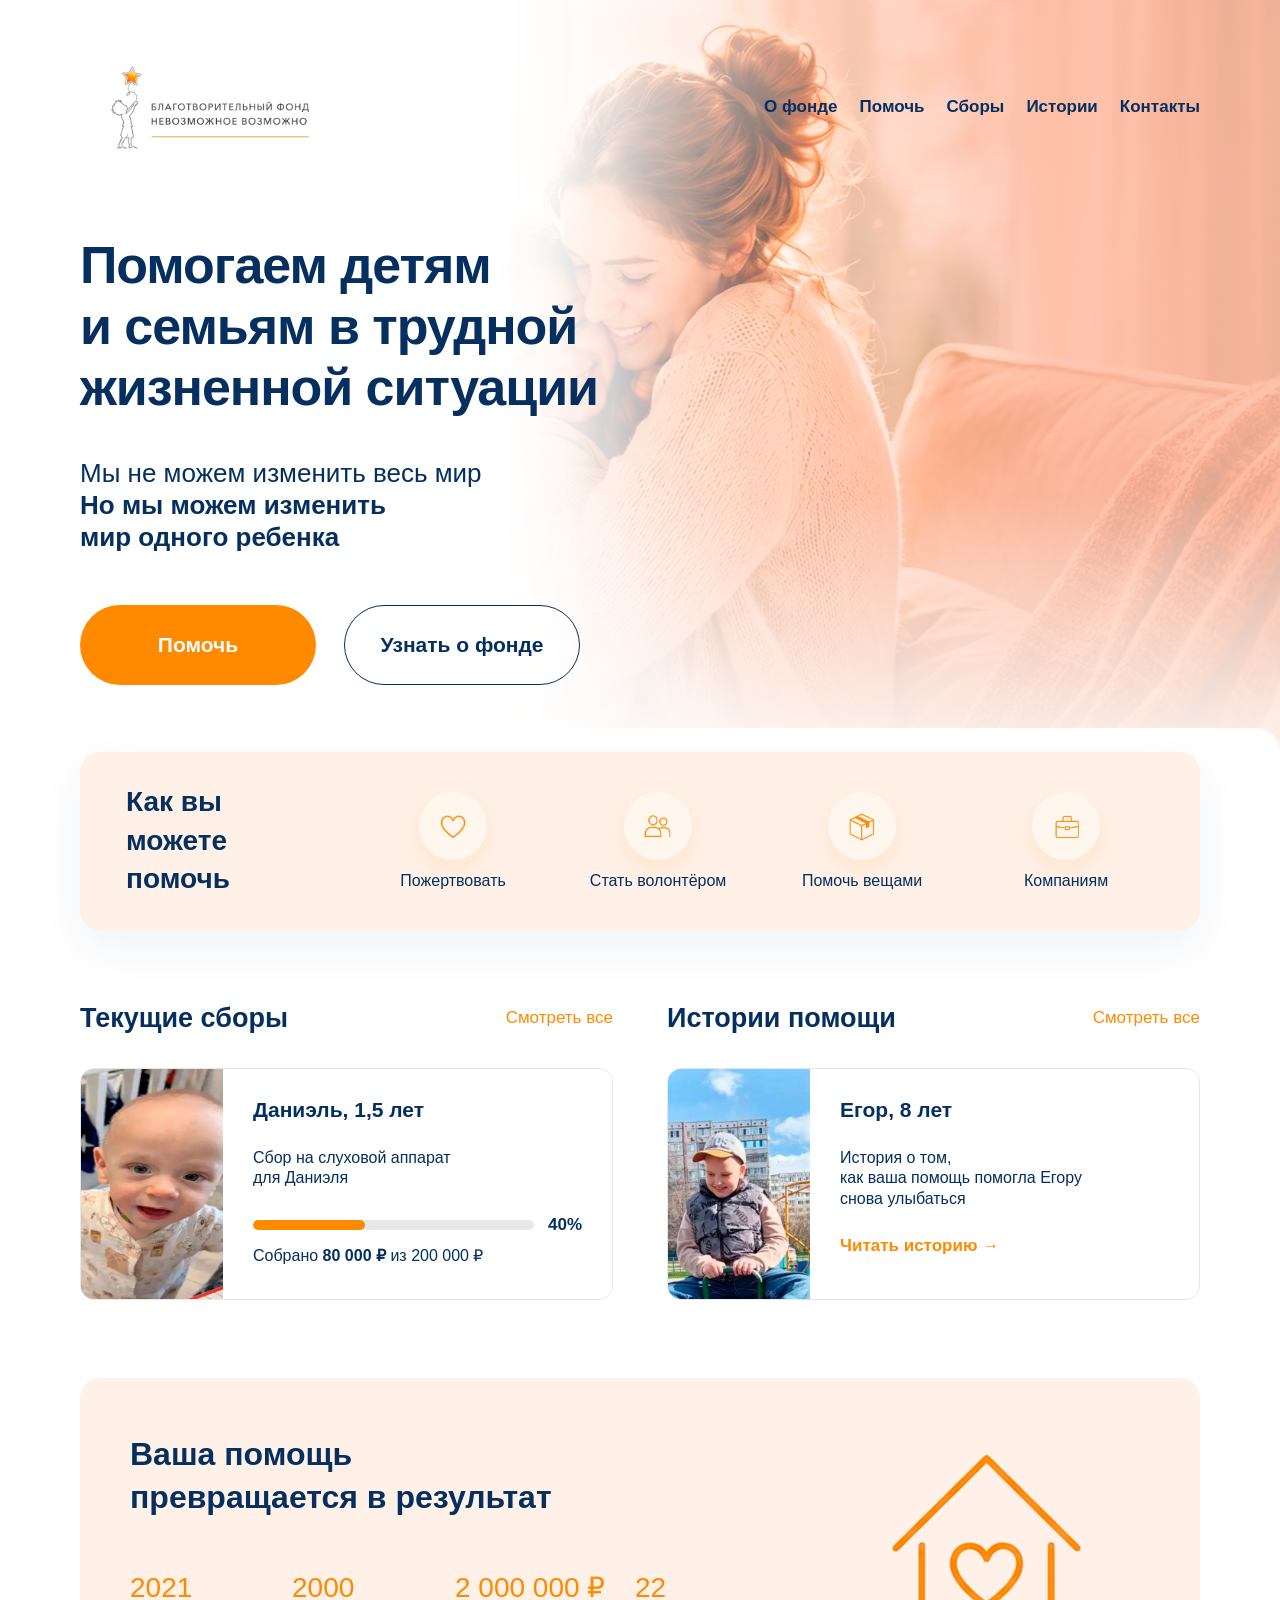
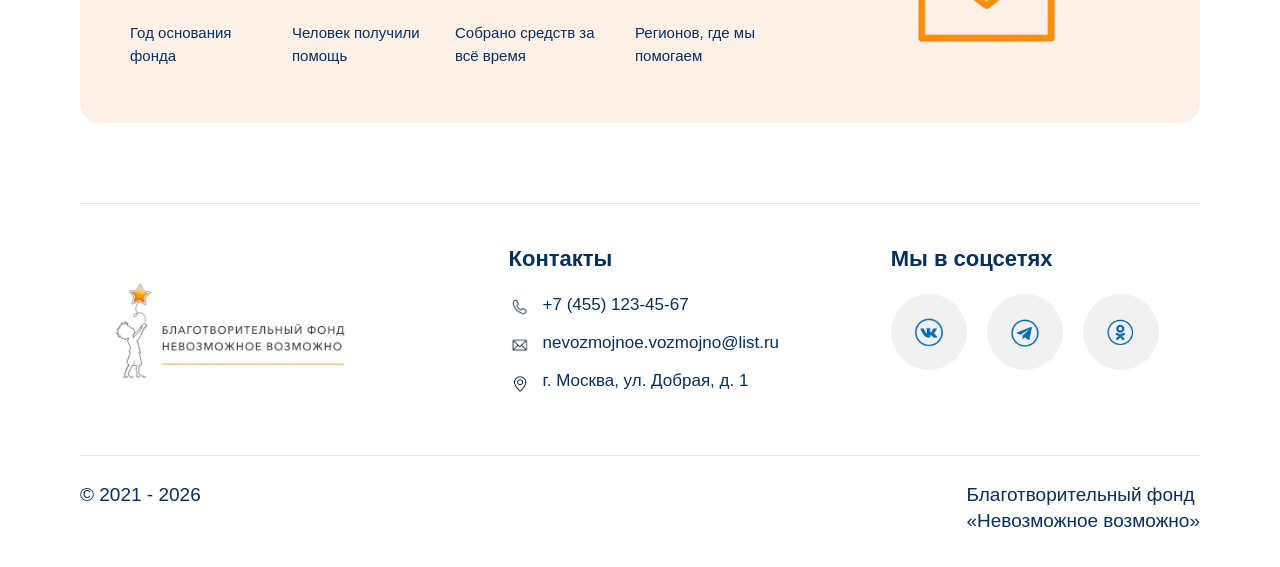
<file: index.html>
<!DOCTYPE html>
<html lang="ru">
<head>
  <meta charset="UTF-8" />
  <meta name="viewport" content="width=device-width, initial-scale=1.0" />

  <title>Невозможное возможно — благотворительный фонд</title>
  <meta
    name="description"
    content="Благотворительный фонд «Невозможное возможно» помогает детям и семьям в трудной жизненной ситуации."
  />

  <link rel="stylesheet" href="css/style.css" />
</head>
<body>

  <header class="header">
    <div class="container header__inner">
      <a class="logo" href="index.html" aria-label="На главную">
        <img src="images/logo.png" alt="Благотворительный фонд Невозможное возможно" />
      </a>

      <nav class="nav" id="nav" aria-label="Главное меню">
        <a href="about.html">О фонде</a>
        <a href="help.html">Помочь</a>
        <a href="collections.html">Сборы</a>
        <a href="stories.html">Истории</a>
        <a href="contacts.html">Контакты</a>
      </nav>

      <a href="help.html" class="header-help">
        <span class="header-help__icon" aria-hidden="true">♡</span>
        <span>Помочь</span>
      </a>

      <button
        class="burger"
        id="burger"
        type="button"
        aria-label="Открыть меню"
        aria-controls="nav"
        aria-expanded="false"
      >
        <span></span>
        <span></span>
        <span></span>
      </button>
    </div>
  </header>

  <main>

    <section class="hero">
      <div class="hero__bg hero-carousel" data-hero-carousel aria-hidden="true">
  <div class="hero-carousel__slide is-active">
    <img src="images/hero-mother.png" alt="" />
  </div>

  <div class="hero-carousel__slide">
    <img src="images/daniil.jpg" alt="" />
  </div>

<div class="hero-carousel__slide">
    <img src="images/carousele.jpg" alt="" />
  </div>

<div class="hero-carousel__slide">
    <img src="images/o4ki.jpg" alt="" />
  </div>

  <div class="hero-carousel__slide">
    <img src="images/egor.jpg" alt="" />
  </div>
</div>

      <div class="container hero__inner">
        <div class="hero__content">
          <h1>
            Помогаем детям<br />
            и семьям в трудной<br />
            жизненной ситуации
          </h1>

          <p>
            Мы не можем изменить весь мир<br />
            <strong>
              Но мы можем изменить<br />
              мир одного ребенка
            </strong>
          </p>

          <div class="hero__buttons">
            <a href="help.html" class="btn btn--orange">Помочь</a>
            <a href="about.html" class="btn btn--outline">Узнать о фонде</a>
          </div>
        </div>
      </div>
    </section>

    <section class="help-panel">
      <div class="container">
        <div class="help-panel__inner">
          <h2 class="reveal-left">
            Как вы<br />
            можете помочь
          </h2>

          <a href="help.html" class="help-card reveal delay-1">
            <span class="help-card__icon">
              <img src="images/icons/heart_orange.png" alt="" />
            </span>
            <span>Пожертвовать</span>
          </a>

          <a href="help.html" class="help-card reveal delay-2">
            <span class="help-card__icon">
              <img src="images/icons/people_orange.png" alt="" />
            </span>
            <span>Стать волонтёром</span>
          </a>

          <a href="help.html" class="help-card reveal delay-3">
            <span class="help-card__icon">
              <img src="images/icons/package_orange.png" alt="" />
            </span>
            <span>Помочь вещами</span>
          </a>

          <a href="help.html" class="help-card reveal delay-4">
            <span class="help-card__icon">
              <img src="images/icons/case_orange.png" alt="" />
            </span>
            <span>Компаниям</span>
          </a>
        </div>
      </div>
    </section>

    <section class="preview">
      <div class="container preview__grid">

        <div class="preview-column reveal-left">
          <div class="section-heading">
            <h2>Текущие сборы</h2>
            <a href="collections.html">Смотреть все</a>
          </div>

          <article class="collection-card">
            <img src="images/daniil.jpg" alt="Даниэль, 1,5 лет" />

            <div class="collection-card__body">
              <h3>Даниэль, 1,5 лет</h3>

              <p>
                Сбор на слуховой аппарат<br />
                для Даниэля
              </p>

              <div class="progress">
                <div class="progress__line">
                  <span style="width: 40%;"></span>
                </div>
                <b>40%</b>
              </div>

              <div class="collection-card__sum">
                Собрано <strong>80 000 ₽</strong> из 200 000 ₽
              </div>
            </div>
          </article>
        </div>

        <div class="preview-column reveal-right">
          <div class="section-heading">
            <h2>Истории помощи</h2>
            <a href="stories.html">Смотреть все</a>
          </div>

          <article class="story-card">
            <img src="images/egor.jpg" alt="Егор, 8 лет" />

            <div class="story-card__body">
              <h3>Егор, 8 лет</h3>

              <p>
                История о том,<br />
                как ваша помощь помогла Егору<br />
                снова улыбаться
              </p>

              <a href="stories.html" class="story-card__link">Читать историю →</a>
            </div>
          </article>
        </div>

      </div>
    </section>

    <section class="stats">
      <div class="container">
        <div class="stats__inner">
          <div class="stats__content">
            <h2 class="reveal-left">
              Ваша помощь<br />
              превращается в результат
            </h2>

            <div class="stats__items">
              <div class="stats-item reveal delay-1">
                <b>2021</b>
                <span>Год основания фонда</span>
              </div>

              <div class="stats-item reveal delay-2">
                <b>2000</b>
                <span>Человек получили помощь</span>
              </div>

              <div class="stats-item reveal delay-3">
                <b>2&nbsp;000&nbsp;000&nbsp;₽</b>
                <span>Собрано средств за всё время</span>
              </div>

              <div class="stats-item reveal delay-4">
                <b>22</b>
                <span>Регионов, где мы помогаем</span>
              </div>
            </div>
          </div>

          <div class="stats__image reveal-right delay-2">
            <img src="images/icons/house_orange.png" alt="" />
          </div>
        </div>
      </div>
    </section>

  </main>

  <footer class="footer">
    <div class="container">
      <div class="footer__top reveal">
        <a href="index.html" class="footer__logo">
          <img src="images/logo.png" alt="Невозможное возможно" />
        </a>

        <div class="footer__contacts">
          <h3>Контакты</h3>

          <p class="footer-contact">
            <span class="footer-contact__icon">
              <img src="images/icons/phone.png" alt="" />
            </span>

            <a href="tel:+74551234567">+7 (455) 123-45-67</a>
          </p>

          <p class="footer-contact">
            <span class="footer-contact__icon">
              <img src="images/icons/mail.png" alt="" />
            </span>

            <a href="mailto:nevozmojnoe.vozmojno@list.ru">
              nevozmojnoe.vozmojno@list.ru
            </a>
          </p>

          <p class="footer-contact">
            <span class="footer-contact__icon">
              <img src="images/icons/location.png" alt="" />
            </span>

            <span>г. Москва, ул. Добрая, д. 1</span>
          </p>
        </div>

        <div class="footer__social">
          <h3>Мы в соцсетях</h3>

          <div class="socials">
            <a href="#" aria-label="ВКонтакте">
              <img src="images/icons/vk.png" alt="" />
            </a>

            <a href="#" aria-label="Telegram">
              <img src="images/icons/tg.png" alt="" />
            </a>

            <a href="#" aria-label="Одноклассники">
              <img src="images/icons/ok.png" alt="" />
            </a>
          </div>
        </div>
      </div>

      <div class="footer__bottom reveal">
        <span>© 2021 - 2026</span>
        <span>Благотворительный фонд<br />«Невозможное возможно»</span>
      </div>
    </div>
  </footer>

  <script src="js/main.js"></script>
</body>
</html>
</file>
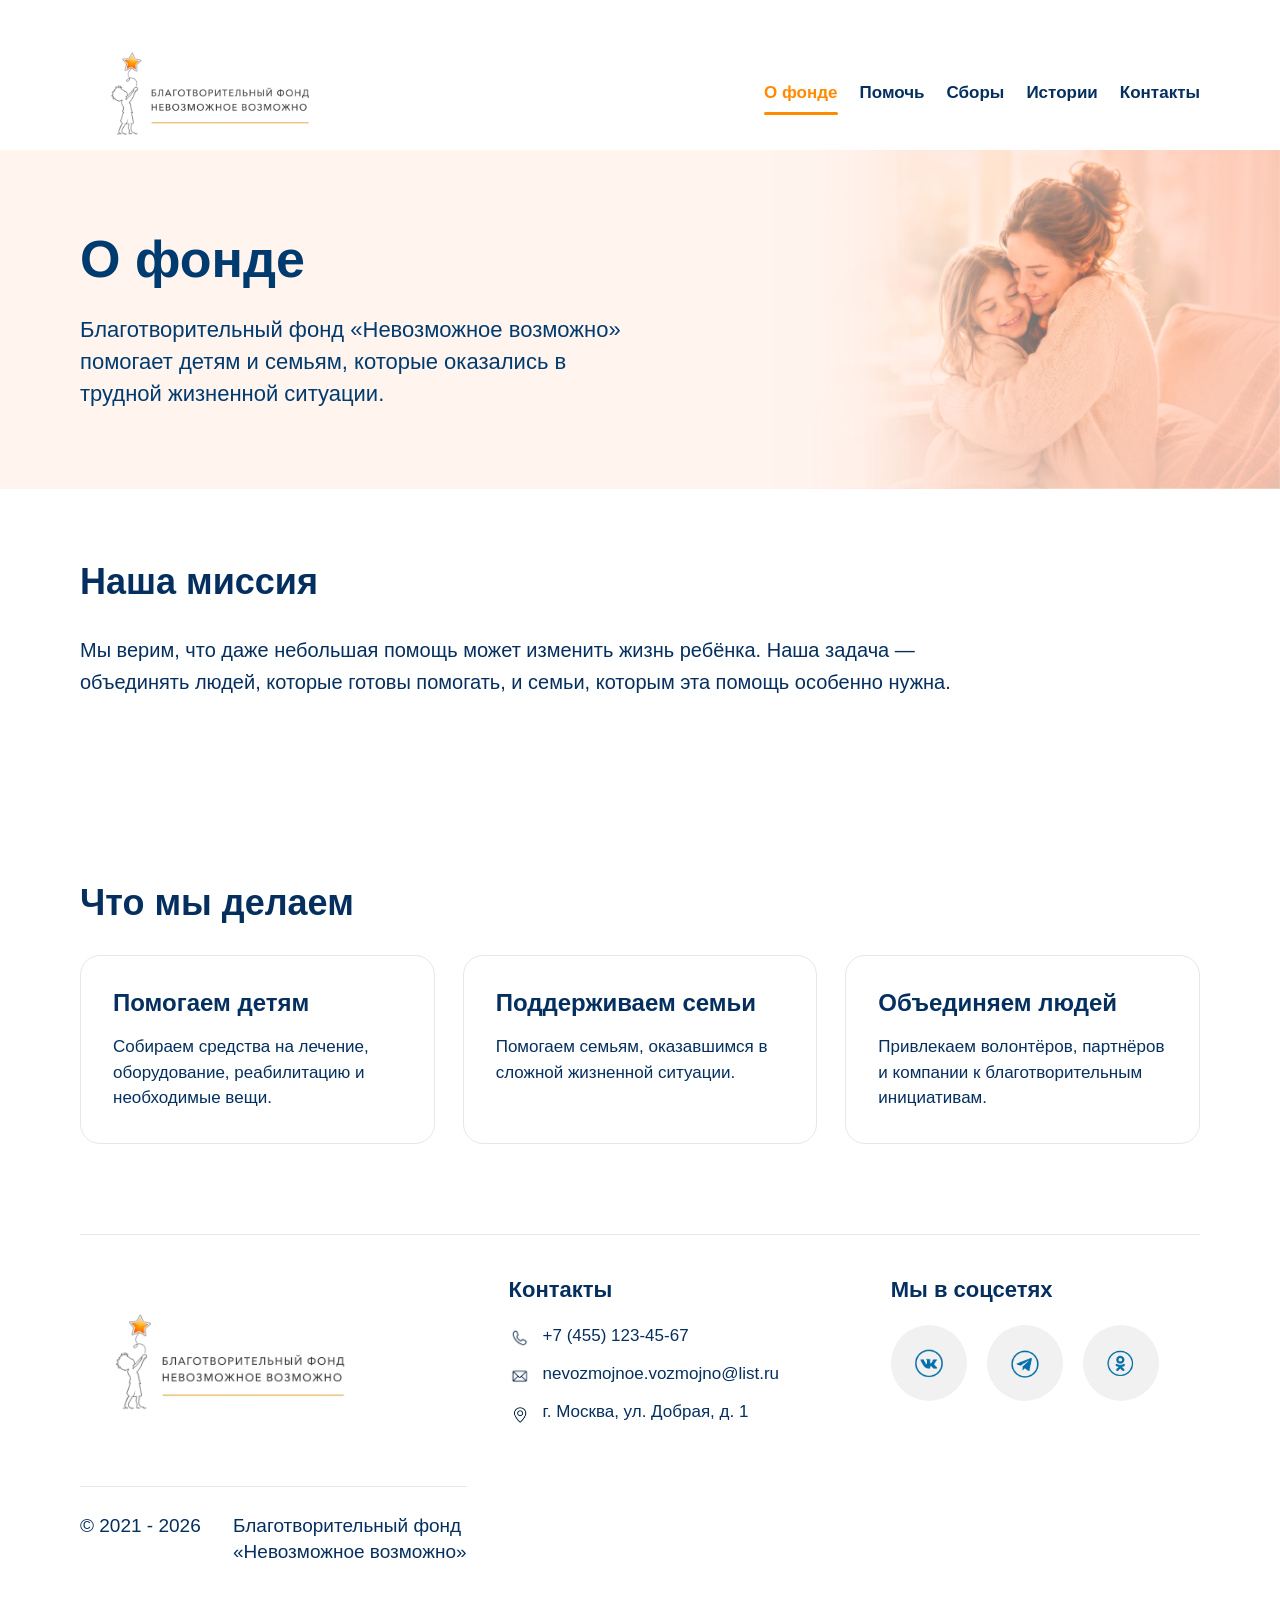
<file: about.html>
<!DOCTYPE html>
<html lang="ru">
<head>
  <meta charset="UTF-8" />
  <meta name="viewport" content="width=device-width, initial-scale=1.0" />

  <title>О фонде — Невозможное возможно</title>

  <link rel="stylesheet" href="css/style.css" />
</head>

<body class="about-page">

  <header class="header">
    <div class="container header__inner">
      <a href="index.html" class="logo">
        <img src="images/logo.png" alt="Благотворительный фонд Невозможное возможно" />
      </a>

      <nav class="nav" id="nav">
        <a href="about.html">О фонде</a>
        <a href="help.html">Помочь</a>
        <a href="collections.html">Сборы</a>
        <a href="stories.html">Истории</a>
        <a href="contacts.html">Контакты</a>
      </nav>

      <a href="help.html" class="header-help">
        <span>♡</span>
        Помочь
      </a>

      <button class="burger" id="burger" aria-label="Открыть меню">
        <span></span>
        <span></span>
        <span></span>
      </button>
    </div>
  </header>

  <main class="page-main">
    <section class="page-hero">
      <div class="hero__bg hero-carousel" data-hero-carousel aria-hidden="true">
  <div class="hero-carousel__slide is-active">
    <img src="images/hero-mother.png" alt="" />
  </div>

  <div class="hero-carousel__slide">
    <img src="images/daniil.jpg" alt="" />
  </div>

<div class="hero-carousel__slide">
    <img src="images/carousele.jpg" alt="" />
  </div>

<div class="hero-carousel__slide">
    <img src="images/o4ki.jpg" alt="" />
  </div>

  <div class="hero-carousel__slide">
    <img src="images/egor.jpg" alt="" />
  </div>
</div>
        
      <div class="container">
        <h1>О фонде</h1>
        <p>
          Благотворительный фонд «Невозможное возможно» помогает детям и семьям,
          которые оказались в трудной жизненной ситуации.
        </p>
      </div>
    </section>

    <section class="content-section">
      <div class="container">
        <h2>Наша миссия</h2>
        <p>
          Мы верим, что даже небольшая помощь может изменить жизнь ребёнка.
          Наша задача — объединять людей, которые готовы помогать, и семьи,
          которым эта помощь особенно нужна.
        </p>
      </div>
    </section>

    <section class="content-section">
      <div class="container">
        <h2>Что мы делаем</h2>

        <div class="cards-grid">
          <div class="info-card">
            <h3>Помогаем детям</h3>
            <p>Собираем средства на лечение, оборудование, реабилитацию и необходимые вещи.</p>
          </div>

          <div class="info-card">
            <h3>Поддерживаем семьи</h3>
            <p>Помогаем семьям, оказавшимся в сложной жизненной ситуации.</p>
          </div>

          <div class="info-card">
            <h3>Объединяем людей</h3>
            <p>Привлекаем волонтёров, партнёров и компании к благотворительным инициативам.</p>
          </div>
        </div>
      </div>
    </section>
  </main>

  <footer class="footer">
    <div class="container">
      <div class="footer__top">
        <a href="index.html" class="footer__logo">
          <img src="images/logo.png" alt="Невозможное возможно" />
        </a>

        <div class="footer__contacts">
  <h3>Контакты</h3>

  <p class="footer-contact">
    <span class="footer-contact__icon">
      <img src="images/icons/phone.png" alt="" />
    </span>

    <a href="tel:+74551234567">+7 (455) 123-45-67</a>
  </p>

  <p class="footer-contact">
    <span class="footer-contact__icon">
      <img src="images/icons/mail.png" alt="" />
    </span>

    <a href="mailto:nevozmojnoe.vozmojno@list.ru">
      nevozmojnoe.vozmojno@list.ru
    </a>
  </p>

  <p class="footer-contact">
    <span class="footer-contact__icon">
      <img src="images/icons/location.png" alt="" />
    </span>

    <span>г. Москва, ул. Добрая, д. 1</span>
  </p>
</div>

<div class="footer__social">
  <h3>Мы в соцсетях</h3>

  <div class="socials">
    <a href="#" aria-label="ВКонтакте">
      <img src="images/icons/vk.png" alt="" />
    </a>

    <a href="#" aria-label="Telegram">
      <img src="images/icons/tg.png" alt="" />
    </a>

    <a href="#" aria-label="Одноклассники">
      <img src="images/icons/ok.png" alt="" />
    </a>
  </div>
</div>

      <div class="footer__bottom">
        <span>© 2021 - 2026</span>
        <span>Благотворительный фонд<br />«Невозможное возможно»</span>
      </div>
    </div>
  </footer>

  <script src="js/main.js"></script>
</body>
</html>
</file>
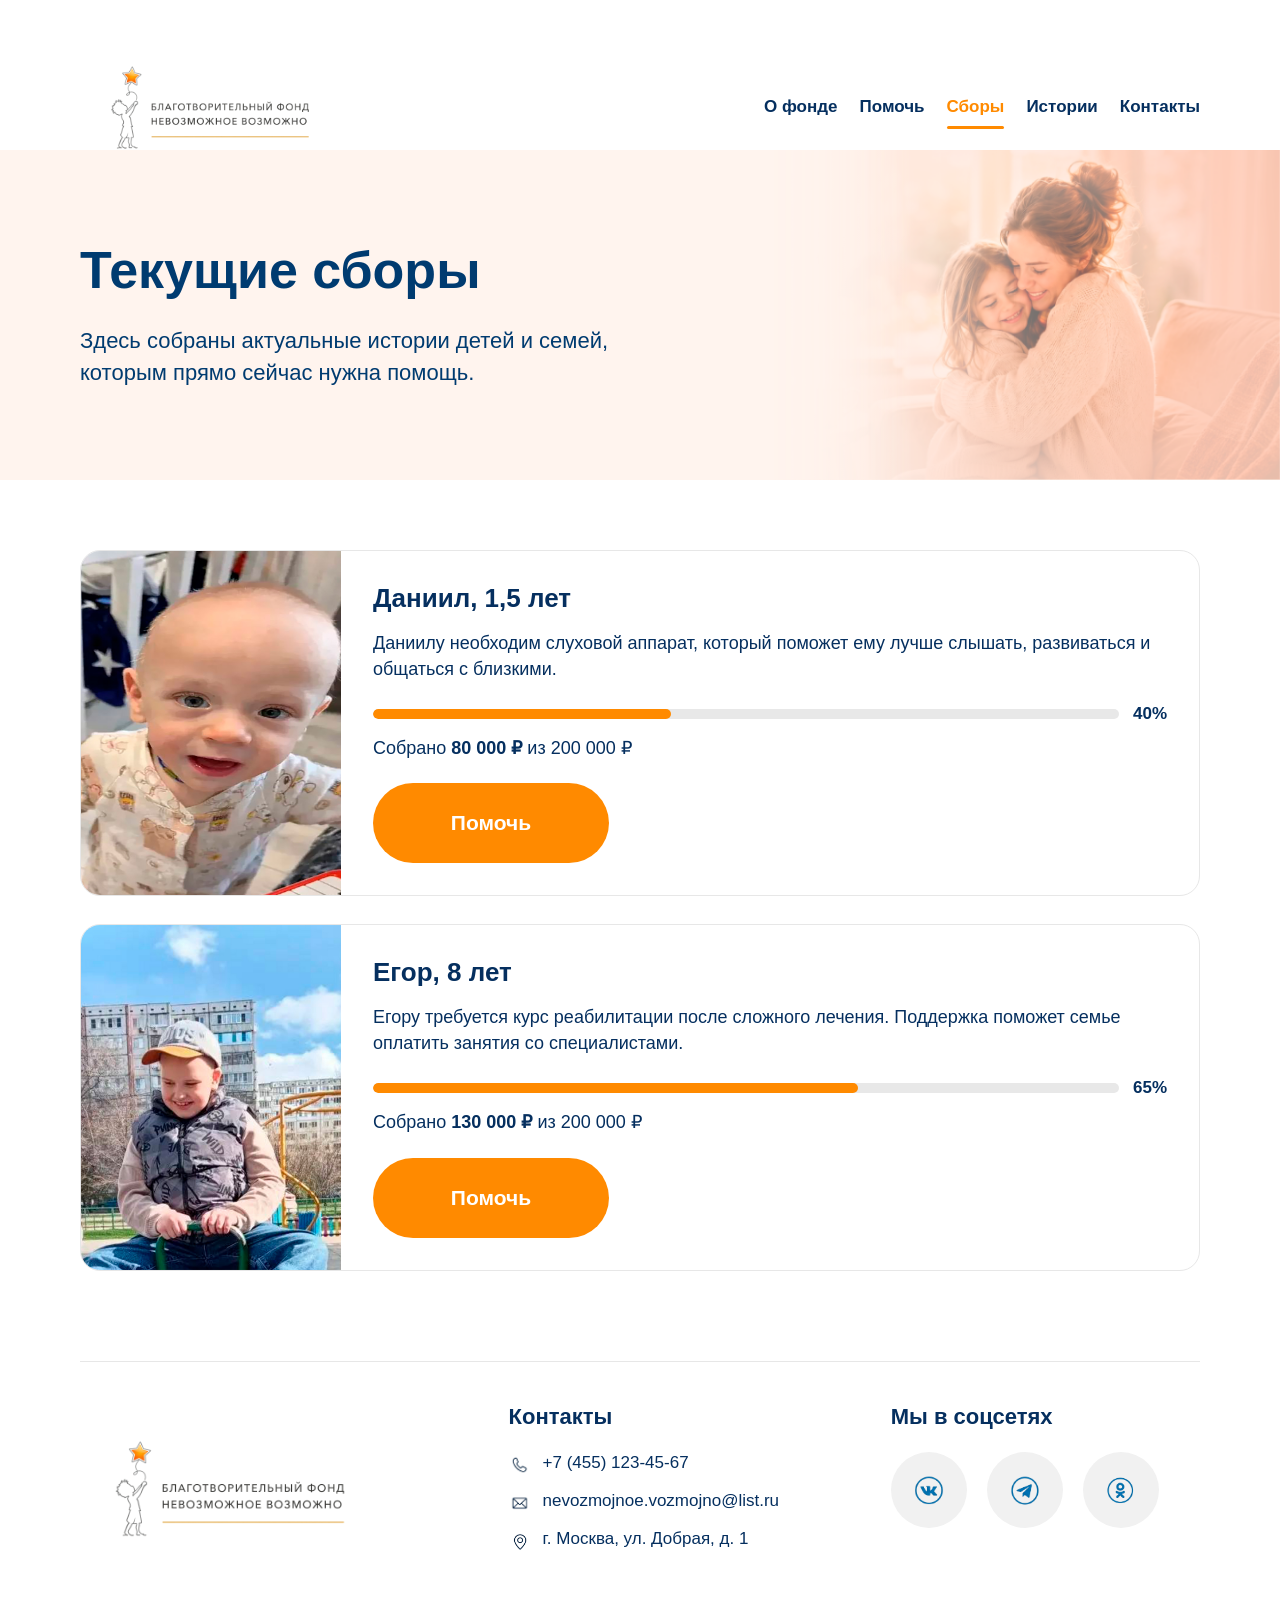
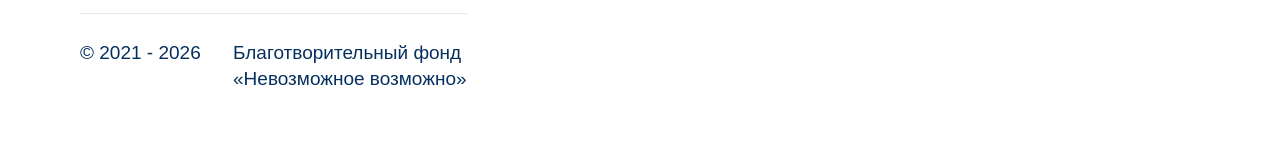
<file: collections.html>
<!DOCTYPE html>
<html lang="ru">
<head>
  <meta charset="UTF-8" />
  <meta name="viewport" content="width=device-width, initial-scale=1.0" />

  <title>Текущие сборы — Невозможное возможно</title>

  <link rel="stylesheet" href="css/style.css" />
</head>
<body>

  <header class="header">
    <div class="container header__inner">
      <a href="index.html" class="logo">
        <img src="images/logo.png" alt="Благотворительный фонд Невозможное возможно" />
      </a>

      <nav class="nav" id="nav">
        <a href="about.html">О фонде</a>
        <a href="help.html">Помочь</a>
        <a href="collections.html">Сборы</a>
        <a href="stories.html">Истории</a>
        <a href="contacts.html">Контакты</a>
      </nav>

      <a href="help.html" class="header-help">
        <span>♡</span>
        Помочь
      </a>

      <button class="burger" id="burger" aria-label="Открыть меню">
        <span></span>
        <span></span>
        <span></span>
      </button>
    </div>
  </header>

 <main class="page-main">

  <section class="page-hero">
    
    <div class="hero__bg hero-carousel" data-hero-carousel aria-hidden="true">
  <div class="hero-carousel__slide is-active">
    <img src="images/hero-mother.png" alt="" />
  </div>

  <div class="hero-carousel__slide">
    <img src="images/daniil.jpg" alt="" />
  </div>

<div class="hero-carousel__slide">
    <img src="images/carousele.jpg" alt="" />
  </div>

<div class="hero-carousel__slide">
    <img src="images/o4ki.jpg" alt="" />
  </div>

  <div class="hero-carousel__slide">
    <img src="images/egor.jpg" alt="" />
  </div>
</div>
    
    <div class="container">
      <h1>Текущие сборы</h1>
      <p>
        Здесь собраны актуальные истории детей и семей,
        которым прямо сейчас нужна помощь.
      </p>
    </div>
  </section>

  <section class="page-content">
    <div class="container">
      <div class="collections-list">

        <article class="collection-full-card">
          <img src="images/daniil.jpg" alt="Даниил, 1,5 лет" />

          <div class="collection-full-card__body">
            <h3>Даниил, 1,5 лет</h3>

            <p>
              Даниилу необходим слуховой аппарат, который поможет ему лучше
              слышать, развиваться и общаться с близкими.
            </p>

            <div class="progress">
              <div class="progress__line">
                <span style="width: 40%;"></span>
              </div>
              <b>40%</b>
            </div>

            <p>
              Собрано <strong>80 000 ₽</strong> из 200 000 ₽
            </p>

            <a href="help.html" class="btn btn--orange">Помочь</a>
          </div>
        </article>

        <article class="collection-full-card">
          <img src="images/egor.jpg" alt="Егор, 8 лет" />

          <div class="collection-full-card__body">
            <h3>Егор, 8 лет</h3>

            <p>
              Егору требуется курс реабилитации после сложного лечения.
              Поддержка поможет семье оплатить занятия со специалистами.
            </p>

            <div class="progress">
              <div class="progress__line">
                <span style="width: 65%;"></span>
              </div>
              <b>65%</b>
            </div>

            <p>
              Собрано <strong>130 000 ₽</strong> из 200 000 ₽
            </p>

            <a href="help.html" class="btn btn--orange">Помочь</a>
          </div>
        </article>

      </div>
    </div>
  </section>

</main>

  <footer class="footer">
    <div class="container">
      <div class="footer__top">
        <a href="index.html" class="footer__logo">
          <img src="images/logo.png" alt="Невозможное возможно" />
        </a>

        <div class="footer__contacts">
  <h3>Контакты</h3>

  <p class="footer-contact">
    <span class="footer-contact__icon">
      <img src="images/icons/phone.png" alt="" />
    </span>

    <a href="tel:+74551234567">+7 (455) 123-45-67</a>
  </p>

  <p class="footer-contact">
    <span class="footer-contact__icon">
      <img src="images/icons/mail.png" alt="" />
    </span>

    <a href="mailto:nevozmojnoe.vozmojno@list.ru">
      nevozmojnoe.vozmojno@list.ru
    </a>
  </p>

  <p class="footer-contact">
    <span class="footer-contact__icon">
      <img src="images/icons/location.png" alt="" />
    </span>

    <span>г. Москва, ул. Добрая, д. 1</span>
  </p>
</div>

<div class="footer__social">
  <h3>Мы в соцсетях</h3>

  <div class="socials">
    <a href="#" aria-label="ВКонтакте">
      <img src="images/icons/vk.png" alt="" />
    </a>

    <a href="#" aria-label="Telegram">
      <img src="images/icons/tg.png" alt="" />
    </a>

    <a href="#" aria-label="Одноклассники">
      <img src="images/icons/ok.png" alt="" />
    </a>
  </div>
</div>

      <div class="footer__bottom">
        <span>© 2021 - 2026</span>
        <span>Благотворительный фонд<br />«Невозможное возможно»</span>
      </div>
    </div>
  </footer>

  <script src="js/main.js"></script>
</body>
</html>
</file>
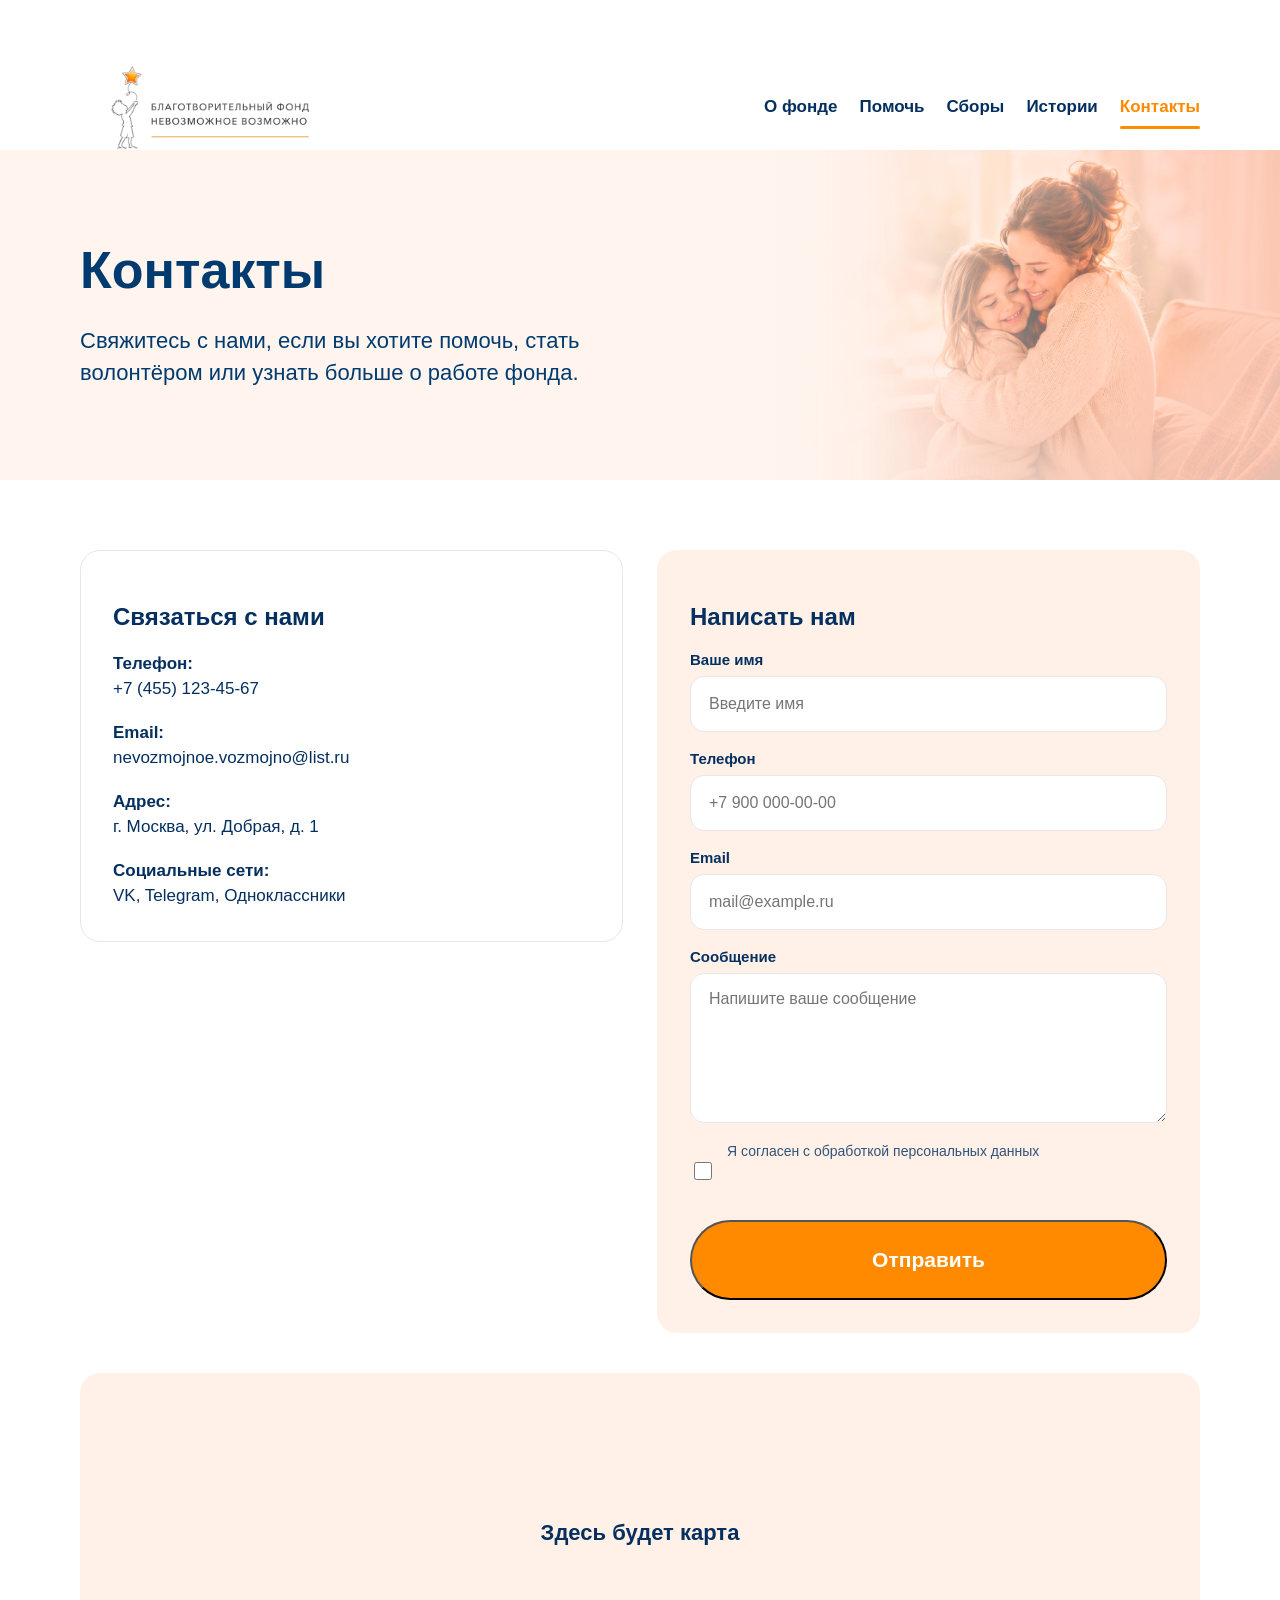
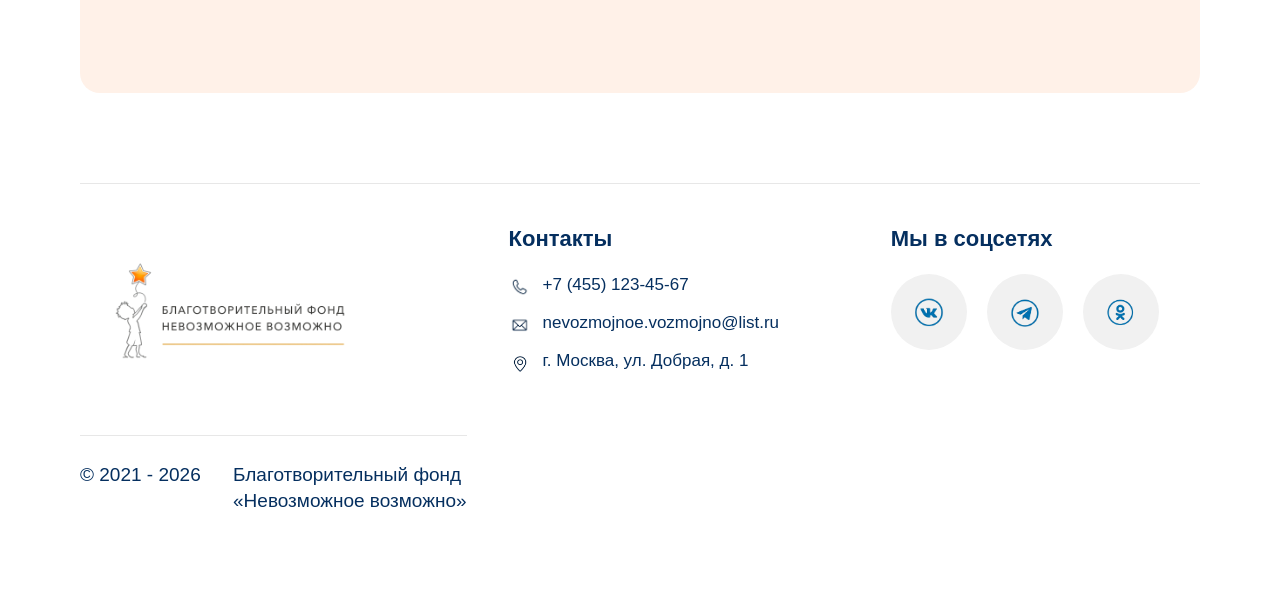
<file: contacts.html>
<!DOCTYPE html>
<html lang="ru">
<head>
  <meta charset="UTF-8" />
  <meta name="viewport" content="width=device-width, initial-scale=1.0" />

  <title>Истории помощи — Невозможное возможно</title>

  <link rel="stylesheet" href="css/style.css" />
</head>
<body>

  <header class="header">
    <div class="container header__inner">
      <a href="index.html" class="logo">
        <img src="images/logo.png" alt="Благотворительный фонд Невозможное возможно" />
      </a>

      <nav class="nav" id="nav">
        <a href="about.html">О фонде</a>
        <a href="help.html">Помочь</a>
        <a href="collections.html">Сборы</a>
        <a href="stories.html">Истории</a>
        <a href="contacts.html">Контакты</a>
      </nav>

      <a href="help.html" class="header-help">
        <span>♡</span>
        Помочь
      </a>

      <button class="burger" id="burger" aria-label="Открыть меню">
        <span></span>
        <span></span>
        <span></span>
      </button>
    </div>
  </header>

 <main class="page-main">

  <section class="page-hero">
    <div class="hero__bg hero-carousel" data-hero-carousel aria-hidden="true">
  <div class="hero-carousel__slide is-active">
    <img src="images/hero-mother.png" alt="" />
  </div>

  <div class="hero-carousel__slide">
    <img src="images/daniil.jpg" alt="" />
  </div>

<div class="hero-carousel__slide">
    <img src="images/carousele.jpg" alt="" />
  </div>

<div class="hero-carousel__slide">
    <img src="images/o4ki.jpg" alt="" />
  </div>

  <div class="hero-carousel__slide">
    <img src="images/egor.jpg" alt="" />
  </div>
</div>
    
    <div class="container">
      <h1>Контакты</h1>
      <p>
        Свяжитесь с нами, если вы хотите помочь, стать волонтёром
        или узнать больше о работе фонда.
      </p>
    </div>
  </section>

  <section class="page-content">
    <div class="container">
      <div class="page-two-columns">

        <div class="page-card">
          <h2>Связаться с нами</h2>

          <div class="contacts-list">
            <p>
              <strong>Телефон:</strong><br />
              <a href="tel:+74551234567">+7 (455) 123-45-67</a>
            </p>

            <p>
              <strong>Email:</strong><br />
              <a href="mailto:nevozmojnoe.vozmojno@list.ru">
                nevozmojnoe.vozmojno@list.ru
              </a>
            </p>

            <p>
              <strong>Адрес:</strong><br />
              г. Москва, ул. Добрая, д. 1
            </p>

            <p>
              <strong>Социальные сети:</strong><br />
              VK, Telegram, Одноклассники
            </p>
          </div>
        </div>

        <div class="page-card page-card--peach">
          <h2>Написать нам</h2>

          <form class="contact-form" id="contactForm">
  <label class="form-field">
    <span>Ваше имя</span>
    <input type="text" name="name" placeholder="Введите имя" required />
  </label>

  <label class="form-field">
    <span>Телефон</span>
    <input type="tel" name="phone" placeholder="+7 900 000-00-00" />
  </label>

  <label class="form-field">
    <span>Email</span>
    <input type="email" name="email" placeholder="mail@example.ru" required />
  </label>

  <label class="form-field">
    <span>Сообщение</span>
    <textarea name="message" placeholder="Напишите ваше сообщение" required></textarea>
  </label>

  <label class="checkbox-field">
    <input type="checkbox" name="agreement" required />
    <span>Я согласен с обработкой персональных данных</span>
  </label>

  <button type="submit" class="btn btn--orange">Отправить</button>

  <div class="form-message" id="contactMessage"></div>
</form>
        </div>

      </div>

      <div class="map-placeholder">
        Здесь будет карта
      </div>
    </div>
  </section>

</main>

  <footer class="footer">
    <div class="container">
      <div class="footer__top">
        <a href="index.html" class="footer__logo">
          <img src="images/logo.png" alt="Невозможное возможно" />
        </a>

        <div class="footer__contacts">
  <h3>Контакты</h3>

  <p class="footer-contact">
    <span class="footer-contact__icon">
      <img src="images/icons/phone.png" alt="" />
    </span>

    <a href="tel:+74551234567">+7 (455) 123-45-67</a>
  </p>

  <p class="footer-contact">
    <span class="footer-contact__icon">
      <img src="images/icons/mail.png" alt="" />
    </span>

    <a href="mailto:nevozmojnoe.vozmojno@list.ru">
      nevozmojnoe.vozmojno@list.ru
    </a>
  </p>

  <p class="footer-contact">
    <span class="footer-contact__icon">
      <img src="images/icons/location.png" alt="" />
    </span>

    <span>г. Москва, ул. Добрая, д. 1</span>
  </p>
</div>

<div class="footer__social">
  <h3>Мы в соцсетях</h3>

  <div class="socials">
    <a href="#" aria-label="ВКонтакте">
      <img src="images/icons/vk.png" alt="" />
    </a>

    <a href="#" aria-label="Telegram">
      <img src="images/icons/tg.png" alt="" />
    </a>

    <a href="#" aria-label="Одноклассники">
      <img src="images/icons/ok.png" alt="" />
    </a>
  </div>
</div>

      <div class="footer__bottom">
        <span>© 2021 - 2026</span>
        <span>Благотворительный фонд<br />«Невозможное возможно»</span>
      </div>
    </div>
  </footer>

  <script src="js/main.js"></script>
</body>
</html>
</file>
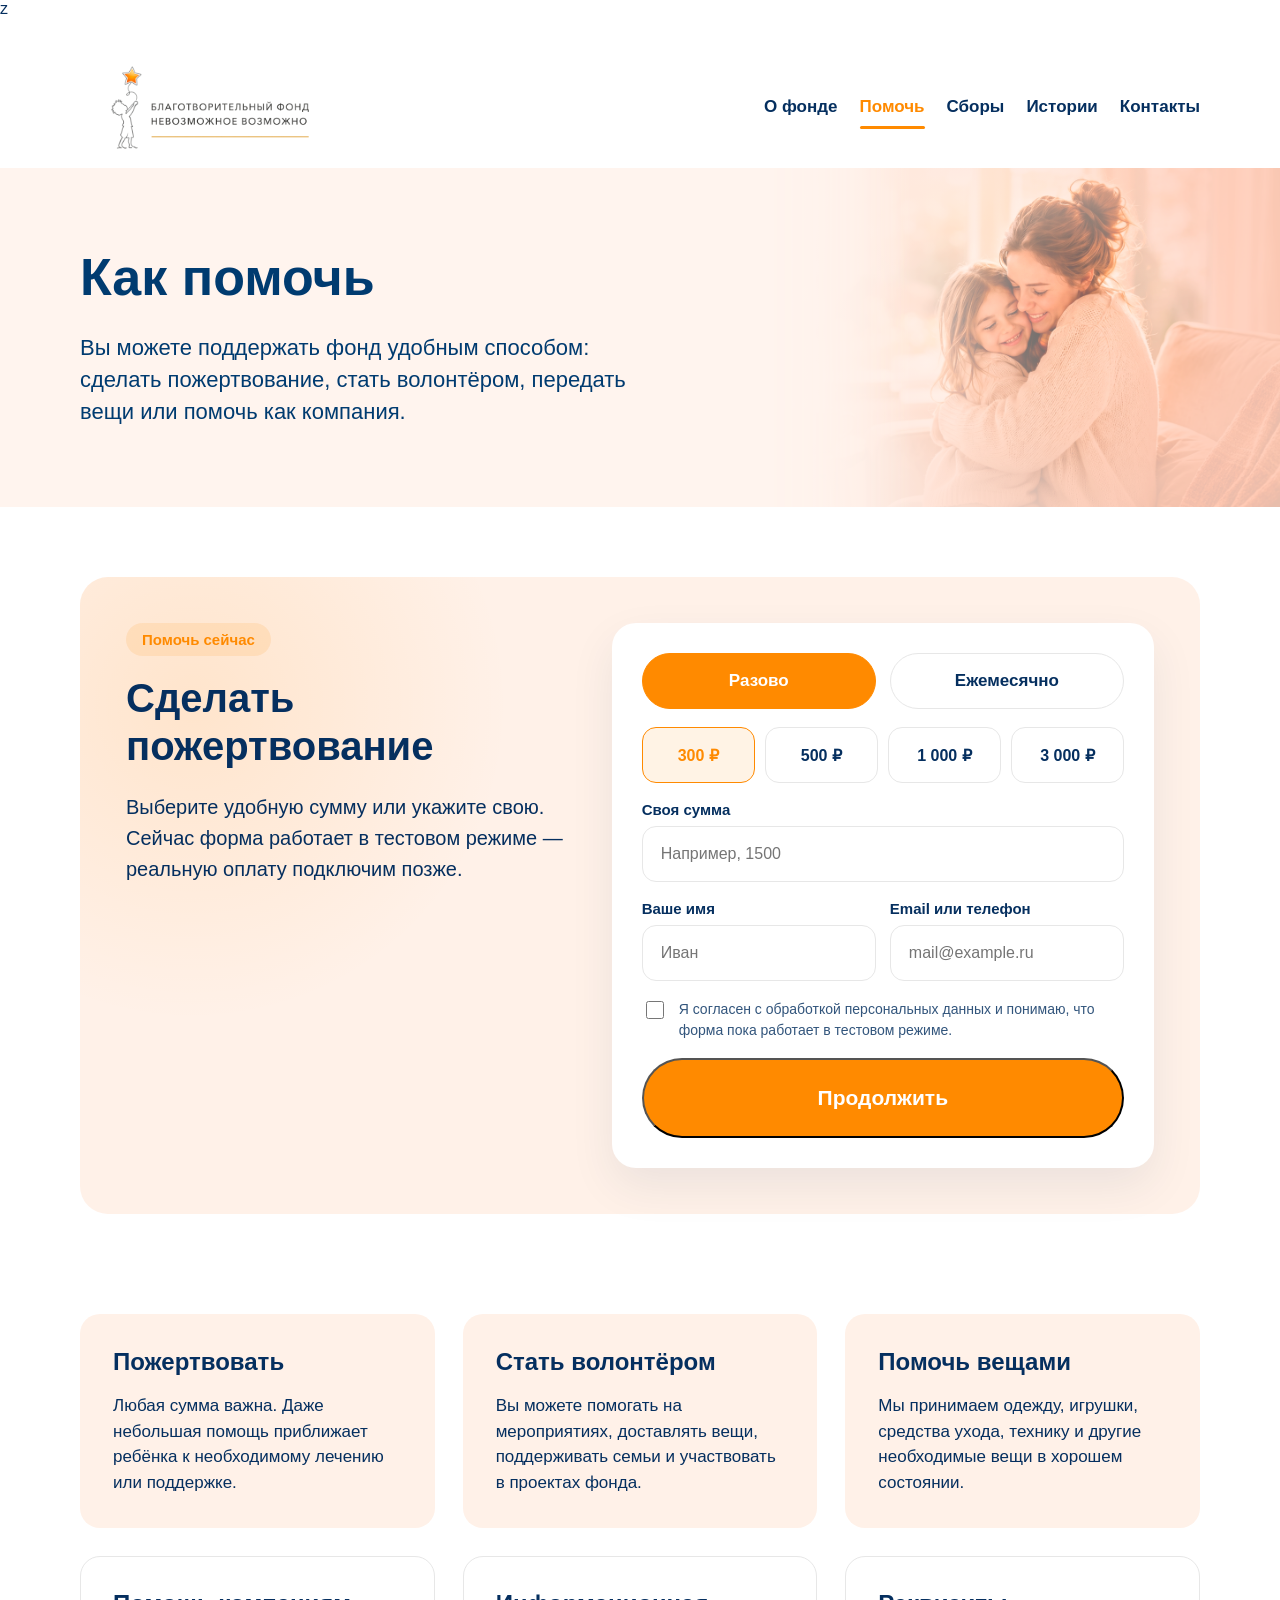
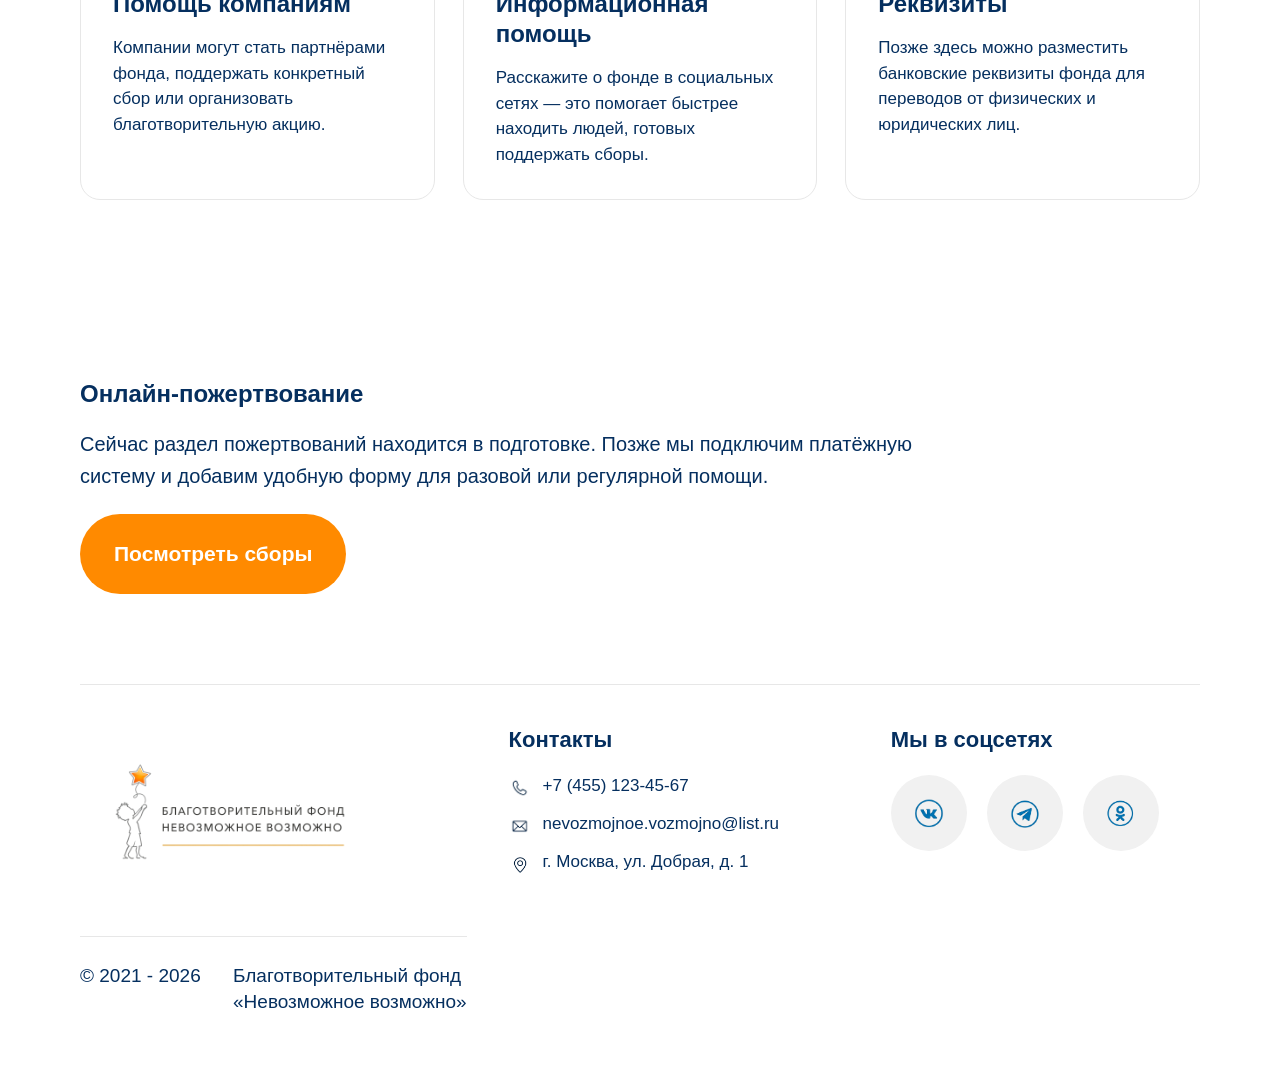
<file: help.html>
<!DOCTYPE html>
<html lang="ru">z
<head>
  <meta charset="UTF-8" />
  <meta name="viewport" content="width=device-width, initial-scale=1.0" />

  <title>Помочь — Невозможное возможно</title>

  <link rel="stylesheet" href="css/style.css" />
</head>
<body>

  <header class="header">
    <div class="container header__inner">
      <a href="index.html" class="logo">
        <img src="images/logo.png" alt="Благотворительный фонд Невозможное возможно" />
      </a>

      <nav class="nav" id="nav">
        <a href="about.html">О фонде</a>
        <a href="help.html">Помочь</a>
        <a href="collections.html">Сборы</a>
        <a href="stories.html">Истории</a>
        <a href="contacts.html">Контакты</a>
      </nav>

     <a href="help.html" class="header-help">
        <span>♡</span>
        Помочь
      </a>

      <button class="burger" id="burger" aria-label="Открыть меню">
        <span></span>
        <span></span>
        <span></span>
      </button>
    </div>
  </header>

  <main class="page-main">

  <section class="page-hero">
    
    <div class="hero__bg hero-carousel" data-hero-carousel aria-hidden="true">
  <div class="hero-carousel__slide is-active">
    <img src="images/hero-mother.png" alt="" />
  </div>

  <div class="hero-carousel__slide">
    <img src="images/daniil.jpg" alt="" />
  </div>

<div class="hero-carousel__slide">
    <img src="images/carousele.jpg" alt="" />
  </div>

<div class="hero-carousel__slide">
    <img src="images/o4ki.jpg" alt="" />
  </div>

  <div class="hero-carousel__slide">
    <img src="images/egor.jpg" alt="" />
  </div>
</div>
    
    <div class="container">
      <h1>Как помочь</h1>
      <p>
        Вы можете поддержать фонд удобным способом: сделать пожертвование,
        стать волонтёром, передать вещи или помочь как компания.
      </p>
    </div>
  </section>

<section class="donation-section">
  <div class="container">
    <div class="donation-box">
      <div class="donation-box__content">
        <span class="section-label">Помочь сейчас</span>

        <h2>Сделать пожертвование</h2>

        <p>
          Выберите удобную сумму или укажите свою. Сейчас форма работает
          в тестовом режиме — реальную оплату подключим позже.
        </p>
      </div>

      <form class="donation-form" id="donationForm">
        <div class="donation-form__type">
          <label>
            <input type="radio" name="donationType" value="once" checked />
            <span>Разово</span>
          </label>

          <label>
            <input type="radio" name="donationType" value="monthly" />
            <span>Ежемесячно</span>
          </label>
        </div>

        <div class="donation-amounts">
          <button type="button" class="amount-btn is-active" data-amount="300">300 ₽</button>
          <button type="button" class="amount-btn" data-amount="500">500 ₽</button>
          <button type="button" class="amount-btn" data-amount="1000">1 000 ₽</button>
          <button type="button" class="amount-btn" data-amount="3000">3 000 ₽</button>
        </div>

        <label class="form-field">
          <span>Своя сумма</span>
          <input type="number" id="customAmount" name="customAmount" min="1" placeholder="Например, 1500" />
        </label>

        <div class="form-row">
          <label class="form-field">
            <span>Ваше имя</span>
            <input type="text" name="donorName" placeholder="Иван" />
          </label>

          <label class="form-field">
            <span>Email или телефон</span>
            <input type="text" name="donorContact" placeholder="mail@example.ru" required />
          </label>
        </div>

        <label class="checkbox-field">
          <input type="checkbox" name="agreement" required />
          <span>
            Я согласен с обработкой персональных данных и понимаю,
            что форма пока работает в тестовом режиме.
          </span>
        </label>

        <button type="submit" class="btn btn--orange donation-form__submit">
          Продолжить
        </button>

        <div class="form-message" id="donationMessage"></div>
      </form>
    </div>
  </div>
</section>

  <section class="page-content">
    <div class="container">
      <div class="page-grid">

        <div class="page-card page-card--peach">
          <h3>Пожертвовать</h3>
          <p>
            Любая сумма важна. Даже небольшая помощь приближает ребёнка
            к необходимому лечению или поддержке.
          </p>
        </div>

        <div class="page-card page-card--peach">
          <h3>Стать волонтёром</h3>
          <p>
            Вы можете помогать на мероприятиях, доставлять вещи,
            поддерживать семьи и участвовать в проектах фонда.
          </p>
        </div>

        <div class="page-card page-card--peach">
          <h3>Помочь вещами</h3>
          <p>
            Мы принимаем одежду, игрушки, средства ухода, технику
            и другие необходимые вещи в хорошем состоянии.
          </p>
        </div>

        <div class="page-card">
          <h3>Помощь компаниям</h3>
          <p>
            Компании могут стать партнёрами фонда, поддержать конкретный сбор
            или организовать благотворительную акцию.
          </p>
        </div>

        <div class="page-card">
          <h3>Информационная помощь</h3>
          <p>
            Расскажите о фонде в социальных сетях — это помогает быстрее
            находить людей, готовых поддержать сборы.
          </p>
        </div>

        <div class="page-card">
          <h3>Реквизиты</h3>
          <p>
            Позже здесь можно разместить банковские реквизиты фонда
            для переводов от физических и юридических лиц.
          </p>
        </div>

      </div>
    </div>
  </section>

  <section class="page-content">
    <div class="container page-text">
      <h2>Онлайн-пожертвование</h2>

      <p>
        Сейчас раздел пожертвований находится в подготовке. Позже мы подключим
        платёжную систему и добавим удобную форму для разовой или регулярной помощи.
      </p>

      <a href="collections.html" class="btn btn--orange">Посмотреть сборы</a>
    </div>
  </section>

</main>

  <footer class="footer">
    <div class="container">
      <div class="footer__top">
        <a href="index.html" class="footer__logo">
          <img src="images/logo.png" alt="Невозможное возможно" />
        </a>

        <div class="footer__contacts">
  <h3>Контакты</h3>

  <p class="footer-contact">
    <span class="footer-contact__icon">
      <img src="images/icons/phone.png" alt="" />
    </span>

    <a href="tel:+74551234567">+7 (455) 123-45-67</a>
  </p>

  <p class="footer-contact">
    <span class="footer-contact__icon">
      <img src="images/icons/mail.png" alt="" />
    </span>

    <a href="mailto:nevozmojnoe.vozmojno@list.ru">
      nevozmojnoe.vozmojno@list.ru
    </a>
  </p>

  <p class="footer-contact">
    <span class="footer-contact__icon">
      <img src="images/icons/location.png" alt="" />
    </span>

    <span>г. Москва, ул. Добрая, д. 1</span>
  </p>
</div>

<div class="footer__social">
  <h3>Мы в соцсетях</h3>

  <div class="socials">
    <a href="#" aria-label="ВКонтакте">
      <img src="images/icons/vk.png" alt="" />
    </a>

    <a href="#" aria-label="Telegram">
      <img src="images/icons/tg.png" alt="" />
    </a>

    <a href="#" aria-label="Одноклассники">
      <img src="images/icons/ok.png" alt="" />
    </a>
  </div>
</div>

      <div class="footer__bottom">
        <span>© 2021 - 2026</span>
        <span>Благотворительный фонд<br />«Невозможное возможно»</span>
      </div>
    </div>
  </footer>

  <script src="js/main.js"></script>
</body>
</html>
</file>
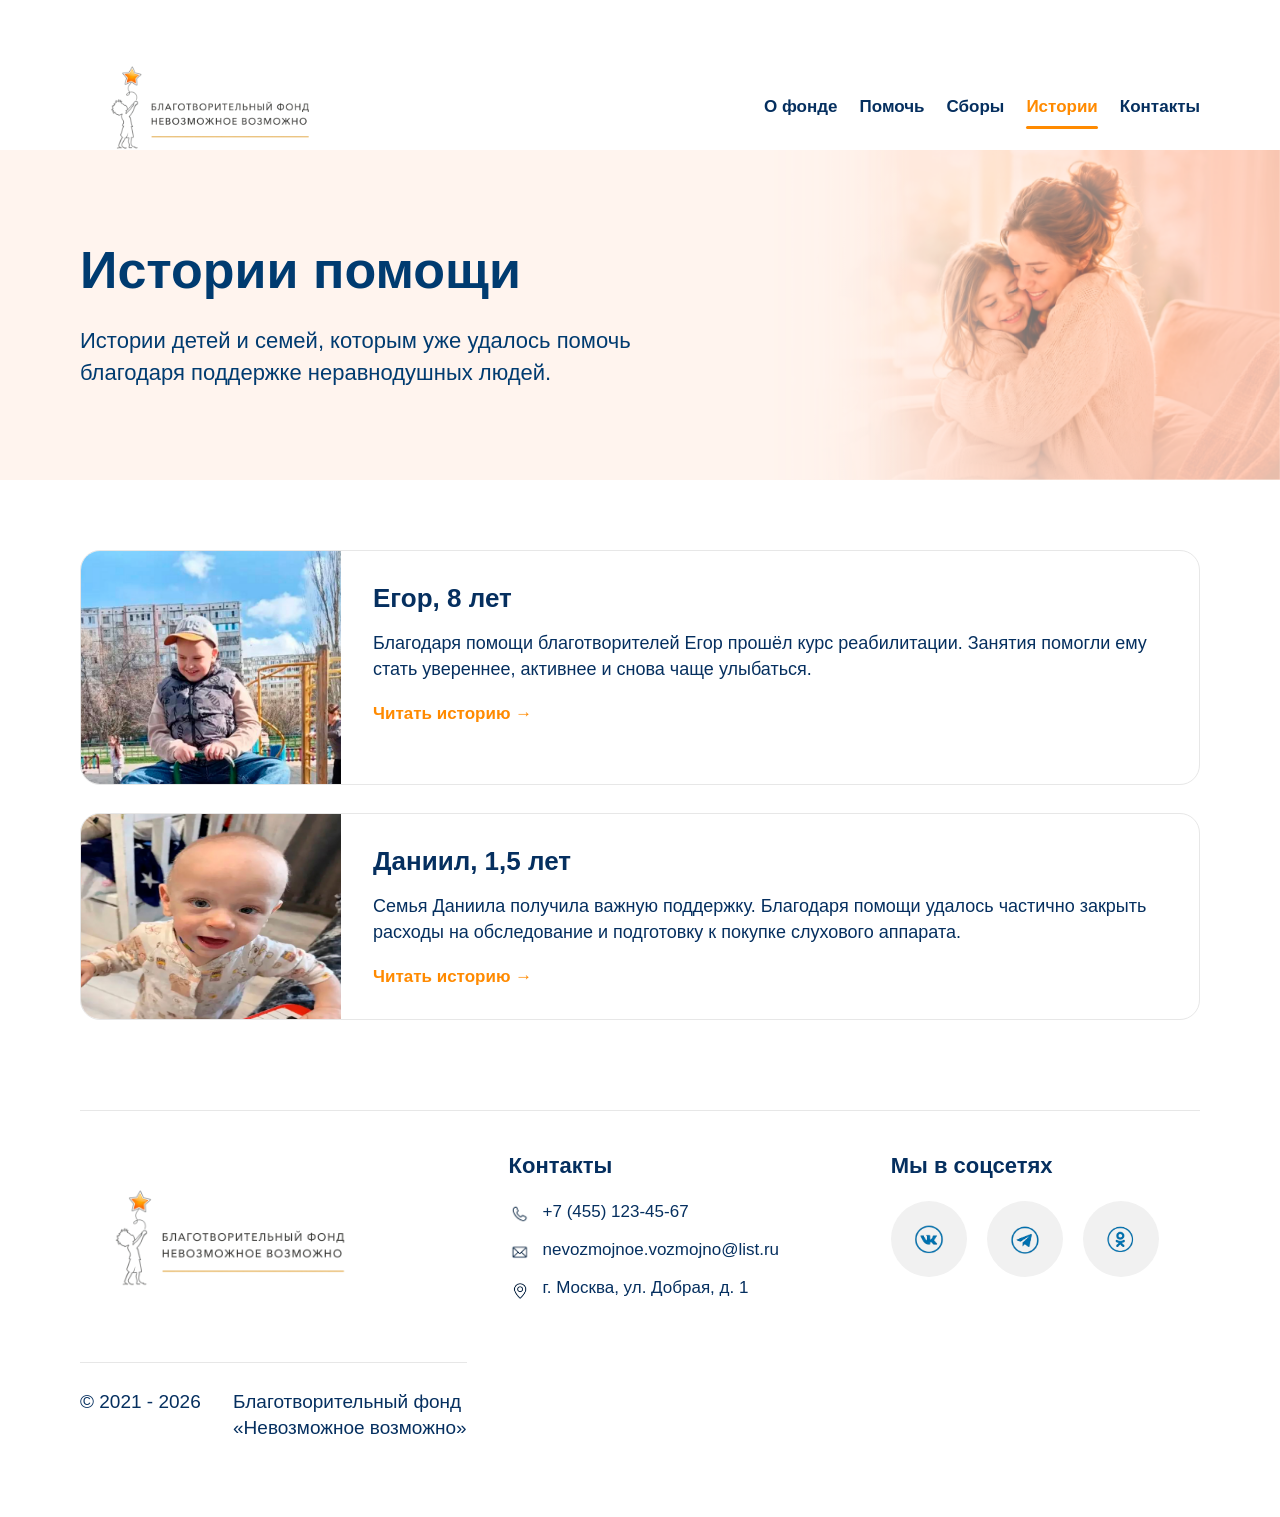
<file: stories.html>
<!DOCTYPE html>
<html lang="ru">
<head>
  <meta charset="UTF-8" />
  <meta name="viewport" content="width=device-width, initial-scale=1.0" />

  <title>Истории помощи — Невозможное возможно</title>

  <link rel="stylesheet" href="css/style.css" />
</head>
<body>

  <header class="header">
    <div class="container header__inner">
      <a href="index.html" class="logo">
        <img src="images/logo.png" alt="Благотворительный фонд Невозможное возможно" />
      </a>

      <nav class="nav" id="nav">
        <a href="about.html">О фонде</a>
        <a href="help.html">Помочь</a>
        <a href="collections.html">Сборы</a>
        <a href="stories.html">Истории</a>
        <a href="contacts.html">Контакты</a>
      </nav>

      <a href="help.html" class="header-help">
        <span>♡</span>
        Помочь
      </a>

      <button class="burger" id="burger" aria-label="Открыть меню">
        <span></span>
        <span></span>
        <span></span>
      </button>
    </div>
  </header>

 <main class="page-main">

  <section class="page-hero">
     <div class="hero__bg hero-carousel" data-hero-carousel aria-hidden="true">
  <div class="hero-carousel__slide is-active">
    <img src="images/hero-mother.png" alt="" />
  </div>

  <div class="hero-carousel__slide">
    <img src="images/daniil.jpg" alt="" />
  </div>

<div class="hero-carousel__slide">
    <img src="images/carousele.jpg" alt="" />
  </div>

<div class="hero-carousel__slide">
    <img src="images/o4ki.jpg" alt="" />
  </div>

  <div class="hero-carousel__slide">
    <img src="images/egor.jpg" alt="" />
  </div>
</div>
    
    <div class="container">
      <h1>Истории помощи</h1>
      <p>
        Истории детей и семей, которым уже удалось помочь благодаря
        поддержке неравнодушных людей.
      </p>
    </div>
  </section>

  <section class="page-content">
    <div class="container">
      <div class="collections-list">

        <article class="story-full-card">
          <img src="images/egor.jpg" alt="Егор, 8 лет" />

          <div class="story-full-card__body">
            <h3>Егор, 8 лет</h3>

            <p>
              Благодаря помощи благотворителей Егор прошёл курс реабилитации.
              Занятия помогли ему стать увереннее, активнее и снова чаще улыбаться.
            </p>

            <a href="#" class="story-card__link">Читать историю →</a>
          </div>
        </article>

        <article class="story-full-card">
          <img src="images/daniil.jpg" alt="Даниил, 1,5 лет" />

          <div class="story-full-card__body">
            <h3>Даниил, 1,5 лет</h3>

            <p>
              Семья Даниила получила важную поддержку. Благодаря помощи
              удалось частично закрыть расходы на обследование и подготовку
              к покупке слухового аппарата.
            </p>

            <a href="#" class="story-card__link">Читать историю →</a>
          </div>
        </article>

      </div>
    </div>
  </section>

</main>

  <footer class="footer">
    <div class="container">
      <div class="footer__top">
        <a href="index.html" class="footer__logo">
          <img src="images/logo.png" alt="Невозможное возможно" />
        </a>

        <div class="footer__contacts">
  <h3>Контакты</h3>

  <p class="footer-contact">
    <span class="footer-contact__icon">
      <img src="images/icons/phone.png" alt="" />
    </span>

    <a href="tel:+74551234567">+7 (455) 123-45-67</a>
  </p>

  <p class="footer-contact">
    <span class="footer-contact__icon">
      <img src="images/icons/mail.png" alt="" />
    </span>

    <a href="mailto:nevozmojnoe.vozmojno@list.ru">
      nevozmojnoe.vozmojno@list.ru
    </a>
  </p>

  <p class="footer-contact">
    <span class="footer-contact__icon">
      <img src="images/icons/location.png" alt="" />
    </span>

    <span>г. Москва, ул. Добрая, д. 1</span>
  </p>
</div>

<div class="footer__social">
  <h3>Мы в соцсетях</h3>

  <div class="socials">
    <a href="#" aria-label="ВКонтакте">
      <img src="images/icons/vk.png" alt="" />
    </a>

    <a href="#" aria-label="Telegram">
      <img src="images/icons/tg.png" alt="" />
    </a>

    <a href="#" aria-label="Одноклассники">
      <img src="images/icons/ok.png" alt="" />
    </a>
  </div>
</div>

      <div class="footer__bottom">
        <span>© 2021 - 2026</span>
        <span>Благотворительный фонд<br />«Невозможное возможно»</span>
      </div>
    </div>
  </footer>

  <script src="js/main.js"></script>
</body>
</html>
</file>
<file: css/style.css>
:root {
  --blue: #052f5f;
  --orange: #ff8a00;
  --orange-hover: #ef7f00;
  --peach: #fff1e8;
  --peach-2: #fff6f0;
  --white: #ffffff;
  --gray: #e7e7e7;
  --text: #052f5f;

  --container: 1120px;
  --radius: 24px;

  --transition-main: 0.25s ease;
  --transition-smooth: 0.45s cubic-bezier(0.22, 1, 0.36, 1);
}

/* Base */

*,
*::before,
*::after {
  box-sizing: border-box;
}

html {
  scroll-behavior: smooth;
}

body {
  margin: 0;
  color: var(--text);
  background: var(--white);
  font-family: Arial, Helvetica, sans-serif;
}

body.no-scroll {
  overflow: hidden;
}

a {
  color: inherit;
  text-decoration: none;
}

img {
  display: block;
  max-width: 100%;
}

button,
input,
textarea,
select {
  font: inherit;
}

button {
  color: inherit;
}

a,
button,
input,
textarea,
select {
  -webkit-tap-highlight-color: transparent;
}

:focus {
  outline: none;
}

:focus-visible {
  outline: 3px solid rgba(255, 138, 0, 0.55);
  outline-offset: 4px;
}

.container {
  width: min(100% - 48px, var(--container));
  margin: 0 auto;
}

/* Header */

.header {
  position: absolute;
  inset: 0 0 auto;
  z-index: 50;
  padding: 34px 0 0;
}

.header__inner {
  display: flex;
  align-items: center;
  justify-content: space-between;
  gap: 28px;
}

.logo {
  display: inline-flex;
  width: 260px;
  flex: 0 0 auto;
}

.logo img {
  width: 100%;
}

.nav {
  display: flex;
  align-items: center;
  gap: 22px;
  font-size: 17px;
  font-weight: 700;
}

.nav a {
  position: relative;
  padding: 4px 0;
  white-space: nowrap;
  transition: color var(--transition-main);
}

.nav a:hover,
.nav a.is-active {
  color: var(--orange);
}

.nav a::after {
  content: "";
  position: absolute;
  left: 0;
  bottom: -8px;
  width: 0;
  height: 3px;
  border-radius: 999px;
  background: var(--orange);
  transition: width var(--transition-main);
}

.nav a:hover::after,
.nav a.is-active::after {
  width: 100%;
}

.header-help {
  display: inline-flex;
  align-items: center;
  justify-content: center;
  gap: 10px;
  min-width: 170px;
  min-height: 58px;
  padding: 14px 24px;
  border-radius: 999px;
  background: var(--orange);
  color: #ffffff;
  font-size: 18px;
  font-weight: 700;
  transition:
    transform var(--transition-main),
    box-shadow var(--transition-main),
    background-color var(--transition-main);
}

.header-help:hover {
  background: var(--orange-hover);
  box-shadow: 0 14px 30px rgba(255, 138, 0, 0.28);
  transform: translateY(-2px);
}

.header-help:active {
  transform: translateY(0);
}

.header-help__icon {
  display: inline-flex;
  align-items: center;
  justify-content: center;
}

.burger {
  display: none;
  width: 62px;
  padding: 0;
  border: 0;
  background: transparent;
  cursor: pointer;
}

.burger span {
  display: block;
  width: 100%;
  height: 5px;
  margin: 9px 0;
  border-radius: 999px;
  background: var(--blue);
  transition:
    transform var(--transition-main),
    opacity var(--transition-main);
}

.burger.is-active span:nth-child(1) {
  transform: translateY(14px) rotate(45deg);
}

.burger.is-active span:nth-child(2) {
  opacity: 0;
}

.burger.is-active span:nth-child(3) {
  transform: translateY(-14px) rotate(-45deg);
}

/* Hero */

.hero {
  position: relative;
  min-height: 760px;
  padding-top: 160px;
  overflow: hidden;
  background:
    radial-gradient(circle at 94% 58%, rgba(255, 138, 0, 0.11), transparent 20%),
    linear-gradient(90deg, #ffffff 0%, #ffffff 42%, #fff7f2 100%);
}

.hero::after {
  content: "";
  position: absolute;
  right: -120px;
  bottom: 40px;
  width: 360px;
  height: 360px;
  border-radius: 50%;
  background: rgba(255, 138, 0, 0.08);
  pointer-events: none;
}

.hero__bg {
  --hero-bg-opacity: 1;

  position: absolute;
  top: 0;
  right: 0;
  bottom: 0;
  z-index: 1;
  width: 62%;
  overflow: hidden;
  border-bottom-left-radius: 120px;
  pointer-events: none;

  opacity: 0;
  transform: scale(1.035);
  animation: heroBgFade 1.1s ease forwards;
  animation-delay: 0.12s;
  will-change: opacity, transform;

  -webkit-mask-image: linear-gradient(
    to right,
    transparent 0%,
    #000000 14%,
    #000000 100%
  );
  mask-image: linear-gradient(
    to right,
    transparent 0%,
    #000000 14%,
    #000000 100%
  );
}

.hero-carousel__slide img {
  width: 100%;
  height: 100%;
  object-fit: cover;
  object-position: center right;
}

.hero__bg::after {
  content: "";
  position: absolute;
  inset: 0;
  z-index: 5;
  pointer-events: none;
  background:
    linear-gradient(
      to right,
      #ffffff 0%,
      rgba(255, 255, 255, 0.82) 16%,
      rgba(255, 255, 255, 0.18) 42%,
      rgba(255, 255, 255, 0) 70%
    ),
    linear-gradient(
      to bottom,
      rgba(255, 255, 255, 0) 65%,
      rgba(255, 255, 255, 0.85) 100%
    );
}

.hero__inner {
  position: relative;
  z-index: 2;
  display: flex;
  align-items: center;
  min-height: 600px;
}

.hero__content {
  position: relative;
  z-index: 3;
  max-width: 620px;
}

.hero h1 {
  max-width: 620px;
  margin: 0 0 38px;
  color: var(--blue);
  font-size: 52px;
  line-height: 1.18;
  letter-spacing: -0.02em;
}

.hero p {
  max-width: 520px;
  margin: 0 0 52px;
  color: var(--blue);
  font-size: 26px;
  line-height: 1.24;
}

.hero p strong {
  font-weight: 800;
}

.hero__buttons {
  display: flex;
  flex-wrap: wrap;
  gap: 28px;
}

.hero-carousel {
  position: absolute;
}

.hero-carousel__slide {
  position: absolute;
  inset: 0;
  z-index: 1;
  opacity: 0;
  transform: scale(1.04);
  transition:
    opacity 1.1s ease,
    transform 5.5s ease;
}

.hero-carousel__slide.is-active {
  z-index: 2;
  opacity: 1;
  transform: scale(1);
}

.hero-carousel__slide img {
  width: 100%;
  height: 100%;
  object-fit: cover;
  object-position: center right;
}

/* Buttons */

.btn {
  display: inline-flex;
  align-items: center;
  justify-content: center;
  min-width: 236px;
  min-height: 80px;
  padding: 20px 34px;
  border-radius: 999px;
  font-size: 21px;
  font-weight: 700;
  transition:
    transform var(--transition-main),
    box-shadow var(--transition-main),
    background-color var(--transition-main),
    color var(--transition-main),
    border-color var(--transition-main);
}

.btn:hover {
  transform: translateY(-2px);
}

.btn:active {
  transform: translateY(0);
}

.btn--orange {
  color: #ffffff;
  background: var(--orange);
}

.btn--orange:hover {
  background: var(--orange-hover);
  box-shadow: 0 14px 30px rgba(255, 138, 0, 0.28);
}

.btn--outline {
  color: var(--blue);
  border: 1.5px solid var(--blue);
  background: rgba(255, 255, 255, 0.55);
}

.btn--outline:hover {
  color: #ffffff;
  background: var(--blue);
  box-shadow: 0 12px 26px rgba(5, 47, 95, 0.12);
}

/* Help panel */

.help-panel {
  position: relative;
  z-index: 5;
  margin-top: -8px;
  padding-bottom: 72px;
}

.help-panel::before {
  content: "";
  position: absolute;
  top: -24px;
  left: 0;
  right: 0;
  height: 48px;
  border-radius: 24px 24px 0 0;
  background: #ffffff;
}

.help-panel__inner {
  position: relative;
  z-index: 2;
  display: grid;
  grid-template-columns: 1.2fr repeat(4, 1fr);
  align-items: center;
  gap: 28px;
  min-height: 166px;
  padding: 28px 46px;
  border-radius: 20px;
  background: var(--peach);
  box-shadow: 0 18px 45px rgba(5, 47, 95, 0.06);
}

.help-panel h2 {
  margin: 0;
  font-size: 28px;
  line-height: 1.38;
  font-weight: 800;
}

.help-card {
  display: grid;
  justify-items: center;
  align-items: center;
  gap: 12px;
  min-height: 110px;
  padding: 12px;
  border-radius: 18px;
  text-align: center;
  font-size: 16px;
  transition:
    transform var(--transition-smooth),
    background-color var(--transition-main),
    box-shadow var(--transition-smooth);
}

.help-card:hover {
  background: rgba(255, 255, 255, 0.58);
  transform: translateY(-5px);
}

.help-card__icon {
  display: flex;
  align-items: center;
  justify-content: center;
  width: 68px;
  height: 68px;
  border-radius: 50%;
  background: #fff7ee;
  box-shadow: 0 8px 25px rgba(255, 138, 0, 0.13);
  overflow: hidden;
}

.help-card__icon img {
  width: 36px;
  height: 36px;
  object-fit: contain;
}

/* Preview */

.preview {
  padding-bottom: 78px;
}

.preview__grid {
  display: grid;
  grid-template-columns: 1fr 1fr;
  gap: 54px;
}

.section-heading {
  display: flex;
  align-items: center;
  justify-content: space-between;
  gap: 24px;
  margin-bottom: 34px;
}

.section-heading h2 {
  margin: 0;
  font-size: 27px;
  line-height: 1.2;
}

.section-heading a {
  color: var(--orange);
  font-size: 17px;
  transition: color var(--transition-main);
}

.section-heading a:hover {
  color: var(--orange-hover);
}

.collection-card,
.story-card,
.collection-full-card,
.story-full-card {
  overflow: hidden;
  border: 1px solid var(--gray);
  background: #ffffff;
  transition:
    transform var(--transition-smooth),
    box-shadow var(--transition-smooth),
    border-color var(--transition-main);
}

.collection-card,
.story-card {
  display: grid;
  grid-template-columns: 142px 1fr;
  min-height: 232px;
  border-radius: 14px;
}

.collection-card:hover,
.story-card:hover,
.collection-full-card:hover,
.story-full-card:hover {
  border-color: rgba(255, 138, 0, 0.45);
  box-shadow: 0 18px 45px rgba(5, 47, 95, 0.08);
  transform: translateY(-5px);
}

.collection-card img,
.story-card img,
.collection-full-card img,
.story-full-card img {
  width: 100%;
  height: 100%;
  object-fit: cover;
  transition: transform 0.65s cubic-bezier(0.22, 1, 0.36, 1);
}

.collection-card:hover img,
.story-card:hover img,
.collection-full-card:hover img,
.story-full-card:hover img {
  transform: scale(1.045);
}

.collection-card__body,
.story-card__body {
  padding: 28px 30px 24px;
}

.collection-card h3,
.story-card h3 {
  margin: 0 0 24px;
  font-size: 21px;
  line-height: 1.25;
}

.collection-card p,
.story-card p {
  margin: 0 0 26px;
  font-size: 16px;
  line-height: 1.3;
}

.progress {
  display: grid;
  grid-template-columns: 1fr auto;
  align-items: center;
  gap: 14px;
  margin-bottom: 11px;
}

.progress__line {
  height: 10px;
  border-radius: 999px;
  overflow: hidden;
  background: #e8e8e8;
}

.progress__line span {
  display: block;
  height: 100%;
  border-radius: inherit;
  background: var(--orange);
  transform-origin: left center;
  animation: progressLine 0.9s cubic-bezier(0.22, 1, 0.36, 1) both;
  animation-delay: 0.35s;
}

.progress b {
  font-size: 17px;
}

.collection-card__sum {
  font-size: 16px;
}

.story-card__link {
  color: var(--orange);
  font-size: 17px;
  font-weight: 700;
  transition: color var(--transition-main);
}

.story-card__link:hover {
  color: var(--orange-hover);
}

/* Stats */

.stats {
  padding-bottom: 80px;
}

.stats__inner {
  display: grid;
  grid-template-columns: 1.85fr 1fr;
  align-items: center;
  gap: 38px;
  min-height: 324px;
  padding: 50px;
  border-radius: 20px;
  background: var(--peach);
}

.stats h2 {
  margin: 0 0 54px;
  font-size: 32px;
  line-height: 1.35;
}

.stats__items {
  display: grid;
  grid-template-columns: repeat(4, 1fr);
  gap: 30px;
}

.stats-item {
  transition:
    transform var(--transition-smooth),
    box-shadow var(--transition-smooth);
}

.stats-item:hover {
  transform: translateY(-5px);
}

.stats-item b {
  display: block;
  margin-bottom: 17px;
  color: var(--orange);
  font-size: 28px;
  line-height: 1.1;
  font-weight: 500;
  white-space: nowrap;
}

.stats-item span {
  display: block;
  font-size: 15px;
  line-height: 1.55;
}

.stats__image {
  display: flex;
  justify-content: center;
}

.stats__image img {
  width: 270px;
  max-width: 100%;
}

/* Footer */

.footer {
  padding-bottom: 34px;
}

.footer .container {
  border-top: 1px solid var(--gray);
}

.footer__top {
  display: grid;
  grid-template-columns: 1.25fr 1.1fr 1fr;
  gap: 42px;
  padding: 42px 0;
}

.footer__logo img {
  width: 300px;
}

.footer h3 {
  margin: 0 0 22px;
  font-size: 22px;
  line-height: 1.2;
}

.footer p {
  margin: 0 0 14px;
  font-size: 17px;
  line-height: 1.35;
}

.footer-contact {
  display: flex;
  align-items: flex-start;
  gap: 12px;
}

.footer-contact__icon {
  display: inline-flex;
  align-items: center;
  justify-content: center;
  width: 22px;
  height: 22px;
  min-width: 22px;
  margin-top: 2px;
  flex: 0 0 auto;
}

.footer-contact__icon img {
  width: 100%;
  height: 100%;
  object-fit: contain;
}

.footer-contact a {
  color: var(--blue);
  word-break: break-word;
}

.socials {
  display: flex;
  flex-wrap: wrap;
  gap: 20px;
}

.socials a {
  display: inline-flex;
  align-items: center;
  justify-content: center;
  width: 76px;
  height: 76px;
  border-radius: 50%;
  background: #f1f1f1;
  overflow: hidden;
  transition:
    transform var(--transition-smooth),
    background-color var(--transition-main);
}

.socials a:hover {
  background: rgba(255, 138, 0, 0.14);
  transform: translateY(-3px);
}

.socials a img {
  width: 34px;
  height: 34px;
  object-fit: contain;
}

.footer__bottom {
  display: flex;
  justify-content: space-between;
  gap: 32px;
  padding-top: 26px;
  border-top: 1px solid var(--gray);
  font-size: 19px;
  line-height: 1.35;
}

/* Inner pages */

.inner-page .header {
  position: relative;
  inset: auto;
  padding: 24px 0;
  background: #ffffff;
}

.inner-page .page-main {
  padding-top: 0;
}

.page-main {
  padding-top: 150px;
}

.page-hero {
  padding: 72px 0 82px;
  background: linear-gradient(90deg, #ffffff 0%, #fff1e8 100%);
}

.page-hero h1 {
  margin: 0 0 22px;
  font-size: 52px;
  line-height: 1.15;
}

.page-hero p {
  max-width: 760px;
  margin: 0;
  font-size: 22px;
  line-height: 1.45;
}

.content-section,
.page-content {
  padding: 70px 0 90px;
}

.content-section h2 {
  margin: 0 0 30px;
  font-size: 36px;
  line-height: 1.25;
}

.content-section p,
.page-text p {
  max-width: 880px;
  margin: 0 0 22px;
  font-size: 20px;
  line-height: 1.6;
}

.cards-grid,
.page-grid {
  display: grid;
  grid-template-columns: repeat(3, 1fr);
  gap: 28px;
}

.info-card,
.page-card {
  padding: 32px;
  border: 1px solid var(--gray);
  border-radius: 20px;
  background: #ffffff;
  transition:
    transform var(--transition-smooth),
    box-shadow var(--transition-smooth),
    border-color var(--transition-main);
}

.info-card:hover,
.page-card:hover {
  box-shadow: 0 18px 45px rgba(5, 47, 95, 0.08);
  transform: translateY(-5px);
}

.page-card--peach {
  border-color: transparent;
  background: var(--peach);
}

.info-card h3,
.page-card h3 {
  margin: 0 0 16px;
  font-size: 24px;
  line-height: 1.25;
}

.info-card p,
.page-card p {
  margin: 0;
  font-size: 17px;
  line-height: 1.5;
}

.page-two-columns {
  display: grid;
  grid-template-columns: 1fr 1fr;
  gap: 34px;
  align-items: start;
}

.collections-list {
  display: grid;
  gap: 28px;
}

.collection-full-card,
.story-full-card {
  display: grid;
  grid-template-columns: 260px 1fr;
  border-radius: 20px;
}

.collection-full-card__body,
.story-full-card__body {
  padding: 32px;
}

.collection-full-card__body h3,
.story-full-card__body h3 {
  margin: 0 0 16px;
  font-size: 26px;
}

.collection-full-card__body p,
.story-full-card__body p {
  margin: 0 0 22px;
  font-size: 18px;
  line-height: 1.45;
}

/* Contacts and documents */

.contacts-list {
  display: grid;
  gap: 18px;
  font-size: 19px;
  line-height: 1.5;
}

.contacts-list a {
  color: var(--blue);
}

.map-placeholder {
  display: grid;
  place-items: center;
  min-height: 320px;
  margin-top: 40px;
  border-radius: 20px;
  background: var(--peach);
  color: var(--blue);
  font-size: 22px;
  font-weight: 700;
}

.documents-list {
  display: grid;
  gap: 16px;
}

.document-link {
  display: flex;
  justify-content: space-between;
  gap: 20px;
  padding: 22px 26px;
  border: 1px solid var(--gray);
  border-radius: 16px;
  background: #ffffff;
  font-size: 18px;
  transition:
    transform var(--transition-smooth),
    border-color var(--transition-main),
    box-shadow var(--transition-smooth);
}

.document-link:hover {
  border-color: var(--orange);
  box-shadow: 0 18px 45px rgba(5, 47, 95, 0.08);
  transform: translateY(-5px);
}

/* Forms */

.section-label {
  display: inline-flex;
  margin-bottom: 18px;
  padding: 8px 16px;
  border-radius: 999px;
  background: rgba(255, 138, 0, 0.12);
  color: var(--orange);
  font-size: 15px;
  font-weight: 700;
}

.donation-section {
  padding: 70px 0 30px;
}

.donation-box {
  display: grid;
  grid-template-columns: 0.9fr 1.1fr;
  gap: 42px;
  align-items: start;
  padding: 46px;
  border-radius: 28px;
  background:
    radial-gradient(circle at 10% 20%, rgba(255, 138, 0, 0.12), transparent 28%),
    var(--peach);
}

.donation-box__content h2 {
  margin: 0 0 22px;
  font-size: 40px;
  line-height: 1.2;
}

.donation-box__content p {
  max-width: 460px;
  margin: 0;
  font-size: 20px;
  line-height: 1.55;
}

.donation-form,
.contact-form {
  display: grid;
  gap: 18px;
}

.donation-form {
  padding: 30px;
  border-radius: 24px;
  background: #ffffff;
  box-shadow: 0 18px 45px rgba(5, 47, 95, 0.08);
}

.donation-form__type {
  display: grid;
  grid-template-columns: 1fr 1fr;
  gap: 14px;
}

.donation-form__type label {
  cursor: pointer;
}

.donation-form__type input {
  display: none;
}

.donation-form__type span {
  display: grid;
  place-items: center;
  min-height: 56px;
  border: 1px solid var(--gray);
  border-radius: 999px;
  color: var(--blue);
  font-size: 17px;
  font-weight: 700;
  transition: all var(--transition-main);
}

.donation-form__type input:checked + span {
  border-color: var(--orange);
  background: var(--orange);
  color: #ffffff;
}

.donation-amounts {
  display: grid;
  grid-template-columns: repeat(4, 1fr);
  gap: 10px;
}

.amount-btn {
  min-height: 56px;
  border: 1px solid var(--gray);
  border-radius: 14px;
  background: #ffffff;
  color: var(--blue);
  font-weight: 700;
  cursor: pointer;
  transition:
    transform var(--transition-main),
    border-color var(--transition-main),
    background-color var(--transition-main),
    color var(--transition-main);
}

.amount-btn:hover,
.amount-btn.is-active {
  border-color: var(--orange);
  background: rgba(255, 138, 0, 0.1);
  color: var(--orange);
}

.amount-btn:active {
  transform: translateY(0);
}

.form-row {
  display: grid;
  grid-template-columns: 1fr 1fr;
  gap: 14px;
}

.form-field {
  display: grid;
  gap: 8px;
}

.form-field span {
  font-size: 15px;
  font-weight: 700;
}

.form-field input,
.form-field textarea,
.contact-form input,
.contact-form textarea {
  width: 100%;
  min-height: 56px;
  padding: 16px 18px;
  border: 1px solid var(--gray);
  border-radius: 14px;
  background: #ffffff;
  color: var(--blue);
  outline: none;
  transition:
    border-color var(--transition-main),
    box-shadow var(--transition-main);
}

.form-field textarea,
.contact-form textarea {
  min-height: 150px;
  resize: vertical;
}

.form-field input:focus,
.form-field textarea:focus,
.contact-form input:focus,
.contact-form textarea:focus {
  border-color: var(--orange);
  box-shadow: 0 0 0 4px rgba(255, 138, 0, 0.12);
}

.form-field input[aria-invalid="true"],
.form-field textarea[aria-invalid="true"],
.contact-form input[aria-invalid="true"],
.contact-form textarea[aria-invalid="true"] {
  border-color: #d92d20;
  box-shadow: 0 0 0 4px rgba(217, 45, 32, 0.12);
}

.checkbox-field {
  display: flex;
  gap: 12px;
  align-items: flex-start;
  color: rgba(5, 47, 95, 0.82);
  font-size: 14px;
  line-height: 1.45;
  cursor: pointer;
}

.checkbox-field input {
  width: 18px;
  height: 18px;
  margin-top: 2px;
  accent-color: var(--orange);
  flex: 0 0 auto;
}

.checkbox-field input[aria-invalid="true"] {
  outline: 3px solid rgba(217, 45, 32, 0.25);
  outline-offset: 2px;
}

.form-message {
  display: none;
  padding: 16px 18px;
  border-radius: 14px;
  font-size: 16px;
  line-height: 1.4;
  animation: formMessageFade 0.25s ease;
}

.form-message.is-success {
  display: block;
  background: rgba(43, 166, 85, 0.12);
  color: #1f7a3b;
}

.form-message.is-error {
  display: block;
  background: rgba(220, 53, 69, 0.1);
  color: #b42332;
}

.donation-form__submit {
  width: 100%;
}

/* Animations */

.reveal,
.reveal-left,
.reveal-right,
.reveal-scale {
  opacity: 0;
  will-change: opacity, transform;
  transition:
    opacity 0.7s ease,
    transform 0.7s cubic-bezier(0.22, 1, 0.36, 1);
}

.reveal {
  transform: translateY(34px);
}

.reveal-left {
  transform: translateX(-34px);
}

.reveal-right {
  transform: translateX(34px);
}

.reveal-scale {
  transform: scale(0.96);
}

.reveal.is-visible,
.reveal-left.is-visible,
.reveal-right.is-visible,
.reveal-scale.is-visible {
  opacity: 1;
  transform: none;
}

.delay-1 {
  transition-delay: 0.08s;
}

.delay-2 {
  transition-delay: 0.16s;
}

.delay-3 {
  transition-delay: 0.24s;
}

.delay-4 {
  transition-delay: 0.32s;
}

.delay-5 {
  transition-delay: 0.4s;
}

.hero h1,
.hero p,
.hero__buttons {
  opacity: 0;
  transform: translateY(24px);
  animation: heroTextFadeUp 0.75s cubic-bezier(0.22, 1, 0.36, 1) forwards;
}

.hero h1 {
  animation-delay: 0.08s;
}

.hero p {
  animation-delay: 0.22s;
}

.hero__buttons {
  animation-delay: 0.36s;
}

@keyframes heroTextFadeUp {
  to {
    opacity: 1;
    transform: translateY(0);
  }
}

@keyframes heroBgFade {
  to {
    opacity: var(--hero-bg-opacity);
    transform: scale(1);
  }
}

@keyframes progressLine {
  from {
    transform: scaleX(0);
  }

  to {
    transform: scaleX(1);
  }
}

@keyframes formMessageFade {
  from {
    opacity: 0;
    transform: translateY(6px);
  }

  to {
    opacity: 1;
    transform: translateY(0);
  }
}

/* Responsive */

@media (max-width: 1179px) {
  .hero h1 {
    font-size: 46px;
  }

  .hero p {
    font-size: 23px;
  }

  .help-panel__inner {
    grid-template-columns: repeat(2, 1fr);
  }

  .help-panel h2 {
    grid-column: 1 / -1;
  }

  .stats__items {
    grid-template-columns: repeat(2, 1fr);
  }
}

@media (max-width: 900px) {
  .container {
    width: min(100% - 32px, var(--container));
  }

  .hero__bg::after {
    background:
      linear-gradient(
        to bottom,
        rgba(255, 255, 255, 0.35) 0%,
        rgba(255, 255, 255, 0.25) 45%,
        rgba(255, 255, 255, 0.38) 100%
      );
  }
  
  .header {
    position: relative;
    z-index: 100;
    padding: 20px 0;
    background: #ffffff;
  }

  .header__inner {
    position: relative;
    z-index: 110;
  }

  .logo {
    width: 240px;
  }

  .header-help {
    display: none;
  }

  .burger {
    position: relative;
    z-index: 120;
    display: block;
  }

  .nav {
    position: fixed;
    inset: 0;
    z-index: 90;

    display: flex;
    flex-direction: column;
    align-items: center;
    justify-content: center;
    gap: 26px;

    width: 100vw;
    height: 100vh;
    padding: 100px 24px 40px;

    background:
      radial-gradient(circle at 80% 18%, rgba(255, 138, 0, 0.14), transparent 28%),
      linear-gradient(180deg, #ffffff 0%, #fff6f0 100%);

    box-shadow: none;
    font-size: 28px;
    font-weight: 800;
    text-align: center;

    transform: translateX(100%);
    opacity: 0;
    pointer-events: none;

    transition:
      transform 0.35s cubic-bezier(0.22, 1, 0.36, 1),
      opacity 0.25s ease;
  }

  .nav.is-open {
    transform: translateX(0);
    opacity: 1;
    pointer-events: auto;
  }

  .nav a {
    padding: 8px 12px;
    opacity: 0;
    transform: translateY(12px);
    transition:
      transform 0.28s cubic-bezier(0.22, 1, 0.36, 1),
      opacity 0.28s ease,
      color 0.2s ease;
  }

  .nav.is-open a {
    opacity: 1;
    transform: translateY(0);
  }

  .nav.is-open a:nth-child(1) {
    transition-delay: 0.08s;
  }

  .nav.is-open a:nth-child(2) {
    transition-delay: 0.12s;
  }

  .nav.is-open a:nth-child(3) {
    transition-delay: 0.16s;
  }

  .nav.is-open a:nth-child(4) {
    transition-delay: 0.2s;
  }

  .nav.is-open a:nth-child(5) {
    transition-delay: 0.24s;
  }

  .nav a::after,
  .nav a.is-active::after {
    left: 50%;
    bottom: -10px;
    width: 36px;
    transform: translateX(-50%);
  }

  .hero {
    min-height: auto;
    padding-top: 70px;
    padding-bottom: 70px;
    background:
      radial-gradient(circle at 82% 22%, rgba(255, 138, 0, 0.12), transparent 30%),
      linear-gradient(180deg, #ffffff 0%, #fff7f2 100%);
  }

  .hero::after {
    right: -180px;
    bottom: 160px;
    width: 320px;
    height: 320px;
  }

  .hero__bg {
    --hero-bg-opacity: 0.32;

    left: 0;
    width: 100%;
    border-bottom-left-radius: 0;

    -webkit-mask-image: none;
    mask-image: none;
  }

  .hero-carousel__slide img {
  object-position: center;
}

  .hero__bg::after {
    background: rgba(255, 255, 255, 0.72);
  }

  .hero__inner {
    min-height: auto;
  }

  .hero h1 {
    max-width: 640px;
    margin-bottom: 26px;
    font-size: 38px;
    line-height: 1.16;
  }

  .hero p {
    max-width: 520px;
    margin-bottom: 36px;
    font-size: 21px;
  }

  .hero__buttons {
    max-width: 540px;
  }

  .help-panel {
    margin-top: 0;
    padding-top: 0;
  }

  .help-panel::before {
    display: none;
  }

  .help-panel__inner {
    gap: 18px;
    padding: 30px;
  }

  .help-panel h2 {
    text-align: center;
  }

  .help-card {
    min-height: 132px;
    background: rgba(255, 255, 255, 0.58);
  }

  .preview__grid {
    grid-template-columns: 1fr;
  }

  .stats__inner {
    grid-template-columns: 1fr;
  }

  .footer__top {
    grid-template-columns: 1fr;
  }

  .footer__bottom {
    flex-direction: column;
  }

  .page-main {
    padding-top: 0;
  }

  .page-hero h1 {
    font-size: 40px;
  }

  .cards-grid,
  .page-grid,
  .page-two-columns {
    grid-template-columns: 1fr;
  }

  .collection-full-card,
  .story-full-card {
    grid-template-columns: 1fr;
  }

  .collection-full-card img,
  .story-full-card img {
    height: 260px;
  }

  .donation-box {
    grid-template-columns: 1fr;
    padding: 34px;
  }

  .donation-box__content h2 {
    font-size: 34px;
  }

  .donation-amounts {
    grid-template-columns: repeat(2, 1fr);
  }

  .form-row {
    grid-template-columns: 1fr;
  }

  .socials a {
    width: 68px;
    height: 68px;
  }

  .socials a img {
    width: 31px;
    height: 31px;
  }
}

@media (max-width: 560px) {
  .logo {
    width: 210px;
  }

  .burger {
    width: 44px;
  }

  .burger span {
    height: 4px;
    margin: 7px 0;
  }

  .burger.is-active span:nth-child(1) {
    transform: translateY(11px) rotate(45deg);
  }

  .burger.is-active span:nth-child(3) {
    transform: translateY(-11px) rotate(-45deg);
  }

  .hero {
    padding-top: 46px;
    padding-bottom: 56px;
  }

  .hero::after {
    display: none;
  }

  .hero__bg {
    --hero-bg-opacity: 0.25;
  }

  .hero h1 {
    margin-bottom: 22px;
    font-size: clamp(29px, 8.4vw, 36px);
    line-height: 1.12;
    letter-spacing: -0.035em;
  }

  .hero p {
    margin-bottom: 30px;
    font-size: 18px;
    line-height: 1.38;
  }

  .hero p br {
    display: none;
  }

  .hero p strong {
    display: block;
    margin-top: 8px;
  }

  .hero__buttons {
    display: grid;
    grid-template-columns: 1fr;
    gap: 12px;
  }

  .btn {
    width: 100%;
    min-width: auto;
    min-height: 64px;
    font-size: 18px;
  }

  .help-panel {
    padding-bottom: 46px;
  }

  .help-panel__inner {
    grid-template-columns: 1fr;
    gap: 14px;
    padding: 24px 18px;
    border-radius: 22px;
  }

  .help-panel h2 {
    font-size: 25px;
    line-height: 1.25;
  }

  .help-panel h2 br {
    display: none;
  }

  .help-card {
    display: grid;
    grid-template-columns: 58px 1fr;
    align-items: center;
    justify-items: start;
    gap: 16px;
    min-height: 84px;
    padding: 14px 16px;
    text-align: left;
    font-size: 17px;
    font-weight: 700;
    background: #ffffff;
  }

  .help-card__icon {
    width: 58px;
    height: 58px;
  }

  .help-card__icon img {
    width: 32px;
    height: 32px;
  }

  .collection-card,
  .story-card {
    grid-template-columns: 1fr;
  }

  .collection-card img,
  .story-card img {
    height: 240px;
  }

  .section-heading {
    align-items: flex-start;
    flex-direction: column;
    gap: 10px;
  }

  .stats {
    padding-bottom: 54px;
  }

  .stats__inner {
    padding: 36px 24px;
  }

  .stats h2 {
    margin-bottom: 34px;
    font-size: 27px;
  }

  .stats__items {
    grid-template-columns: 1fr;
  }

  .page-content {
    padding: 52px 0 70px;
  }

  .page-card,
  .collection-full-card__body,
  .story-full-card__body {
    padding: 24px;
  }

  .collection-full-card__body h3,
  .story-full-card__body h3 {
    font-size: 23px;
  }

  .page-text p {
    font-size: 18px;
  }

  .donation-section {
    padding: 52px 0 20px;
  }

  .donation-box {
    padding: 24px;
    border-radius: 22px;
  }

  .donation-form {
    padding: 22px;
  }

  .donation-form__type,
  .donation-amounts {
    grid-template-columns: 1fr;
  }

  .donation-box__content h2 {
    font-size: 28px;
  }

  .donation-box__content p {
    font-size: 18px;
  }

  .footer-contact {
    gap: 10px;
  }

  .footer-contact__icon {
    width: 20px;
    height: 20px;
    min-width: 20px;
  }

  .footer-contact a,
  .footer-contact span:last-child {
    font-size: 16px;
  }

  .socials {
    gap: 14px;
  }

  .socials a {
    width: 58px;
    height: 58px;
  }

  .socials a img {
    width: 28px;
    height: 28px;
  }

  .footer__bottom {
    font-size: 16px;
  }
}

/* Reduced motion */

@media (prefers-reduced-motion: reduce) {
  html {
    scroll-behavior: auto;
  }

  *,
  *::before,
  *::after {
    animation-duration: 0.01ms !important;
    animation-delay: 0s !important;
    animation-iteration-count: 1 !important;
    transition-duration: 0.01ms !important;
  }

  .reveal,
  .reveal-left,
  .reveal-right,
  .reveal-scale,
  .hero h1,
  .hero p,
  .hero__buttons,
  .hero__bg {
    opacity: 1 !important;
    transform: none !important;
  }

  .hero__bg {
    opacity: var(--hero-bg-opacity) !important;
  }
}

@media (max-width: 900px) {
  .hero .hero__bg::after {
    background:
      linear-gradient(
        to bottom,
        rgba(255, 255, 255, 0.15) 0%,
        rgba(255, 255, 255, 0.08) 45%,
        rgba(255, 255, 255, 0.18) 100%
      ) !important;
  }
}

.page-hero {
  position: relative;
  overflow: hidden;
  min-height: 320px;
  padding: 90px 0 70px;
  display: flex;
  align-items: center;
  background: #fff3ec;
}

.page-hero .hero__bg {
  position: absolute;
  inset: 0;
  width: 100%;
  height: 100%;
  z-index: 0;
  pointer-events: none;
}

.page-hero .hero__bg-img,
.page-hero .hero__bg img {
  position: absolute;
  inset: 0;
  width: 100%;
  height: 100%;
  object-fit: cover;
}

.page-hero .hero__bg::after {
  content: "";
  position: absolute;
  inset: 0;
  z-index: 2;
  background:
    linear-gradient(
      to right,
      rgba(255, 255, 255, 0.92) 0%,
      rgba(255, 255, 255, 0.72) 45%,
      rgba(255, 255, 255, 0.25) 100%
    );
  pointer-events: none;
}

.page-hero__content {
  position: relative;
  z-index: 3;
}

.page-hero h1 {
  margin: 0 0 24px;
  color: #002f63;
}

.page-hero p {
  max-width: 680px;
  color: #002f63;
}

.page-hero {
  position: relative;
  overflow: hidden;
  min-height: 320px;
  padding: 80px 0 70px;
  display: flex;
  align-items: center;
}

.page-hero .hero__bg {
  position: absolute !important;
  inset: 0 !important;
  width: 100% !important;
  height: 100% !important;
  z-index: 0 !important;
}

.page-hero .hero__bg-img,
.page-hero .hero__bg img {
  position: absolute !important;
  inset: 0 !important;
  width: 100% !important;
  height: 100% !important;
  object-fit: cover !important;

  /* Вот это смещает центр изображения вправо */
  background-position: 100% center !important;
}

.page-hero .hero__bg::after {
  content: "";
  position: absolute;
  inset: 0;
  z-index: 1;
  pointer-events: none;

  background:
    linear-gradient(
      to right,
      rgba(255, 255, 255, 0.96) 0%,
      rgba(255, 255, 255, 0.88) 32%,
      rgba(255, 255, 255, 0.55) 58%,
      rgba(255, 255, 255, 0.18) 100%
    );
}

.page-hero__content {
  position: relative;
  z-index: 5;
}

.page-hero h1,
.page-hero p {
  position: relative;
  z-index: 6;
}

.page-hero h1 {
  color: #123c69;
}

.page-hero p {
  color: #123c69;
  max-width: 620px;
}

/* Page hero — десктопная версия */
@media (min-width: 901px) {
  .page-hero {
    position: relative;
    overflow: hidden;
    min-height: 330px;
    padding: 80px 0;
    background: #fff4ee;
  }

  /* Контейнер с картинками теперь занимает НЕ весь блок, а только правую часть */
  .page-hero .hero__bg {
    position: absolute !important;
    top: 0 !important;
    right: 0 !important;
    bottom: 0 !important;
    left: auto !important;

    width: 40% !important;
    height: 100% !important;

    z-index: 0 !important;
    overflow: hidden;
  }

  .page-hero .hero__bg-img,
  .page-hero .hero__bg img {
    position: absolute !important;
    inset: 0 !important;

    width: 100% !important;
    height: 100% !important;

    object-fit: cover !important;
    object-position: center center !important;
  }

  /* Мягкий переход между текстом и картинкой */
  .page-hero .hero__bg::before {
    content: "";
    position: absolute;
    inset: 0;
    z-index: 2;
    pointer-events: none;

    background: linear-gradient(
      to right,
      #fff4ee 0%,
      rgba(255, 244, 238, 0.85) 15%,
      rgba(255, 244, 238, 0.35) 40%,
      rgba(255, 244, 238, 0) 100%
    );
  }

  /* Если был старый overlay через after — можно ослабить или выключить */
  .page-hero .hero__bg::after {
    display: none !important;
  }

  .page-hero__content,
  .page-hero .container {
    position: relative;
    z-index: 5;
  }

  .page-hero__content {
    max-width: 560px;
  }

  .page-hero h1 {
    margin-bottom: 24px;
    color: #003b70;
  }

  .page-hero p {
    max-width: 560px;
    color: #003b70;
  }
}

@media (min-width: 901px) {
  .page-hero .hero__bg::after {
    content: "";
    display: block !important;
    position: absolute;
    inset: 0;
    z-index: 3;
    pointer-events: none;

    background: rgba(255, 244, 238, 0.35);
  }
}

/* Page hero: без скруглений, но с мягким fade-эффектом */
.page-hero .hero__bg,
.page-hero .hero-carousel,
.page-hero .hero-carousel__slide,
.page-hero .hero-carousel__slide img {
  border-radius: 0 !important;
  border-bottom-left-radius: 0 !important;
  border-bottom-right-radius: 0 !important;
  border-top-left-radius: 0 !important;
  border-top-right-radius: 0 !important;
}

@media (min-width: 901px) {
  .page-hero .hero__bg {
    overflow: hidden;

    /* Возвращаем мягкое растворение левого края изображения */
    -webkit-mask-image: linear-gradient(
      to right,
      transparent 0%,
      rgba(0, 0, 0, 0.25) 10%,
      #000000 28%,
      #000000 100%
    ) !important;

    mask-image: linear-gradient(
      to right,
      transparent 0%,
      rgba(0, 0, 0, 0.25) 10%,
      #000000 28%,
      #000000 100%
    ) !important;
  }

  .page-hero .hero__bg::before {
    content: "";
    display: block !important;
    position: absolute;
    inset: 0;
    z-index: 3;
    pointer-events: none;

    background: linear-gradient(
      to right,
      #fff4ee 0%,
      rgba(255, 244, 238, 0.82) 18%,
      rgba(255, 244, 238, 0.38) 42%,
      rgba(255, 244, 238, 0) 75%
    );
  }

  .page-hero .hero__bg::after {
    content: "";
    display: block !important;
    position: absolute;
    inset: 0;
    z-index: 4;
    pointer-events: none;

    /* Лёгкая персиковая вуаль поверх фото */
    background: rgba(255, 244, 238, 0.28);
  }
}

/* Отступ между hero и help-panel на мобильных */
@media (max-width: 900px) {
  .hero {
    margin-bottom: 32px;
  }

  .help-panel {
    margin-top: 0;
  }
}

@media (max-width: 560px) {
  .hero {
    margin-bottom: 36px;
  }
}

/* Скрыть кнопку "Помочь" в шапке только на главной странице */
body:not(.inner-page) .header-help {
  display: none;
}

/* Только страница "О фонде" */
body.about-page header {
  height: auto !important;
  min-height: 110px !important;
  padding-top: 20px !important;
  padding-bottom: 20px !important;
}

/* Внутренний контейнер шапки */
body.about-page header .container,
body.about-page header .header__inner,
body.about-page header .site-header__inner,
body.about-page header .header-inner {
  height: auto !important;
  min-height: 70px !important;
  padding-top: 0 !important;
  padding-bottom: 0 !important;
  align-items: center !important;
}

/* Убираем возможный отступ перед hero-блоком */
body.about-page .page-hero,
body.about-page .about-hero,
body.about-page section:first-of-type {
  margin-top: 0 !important;
}

body.inner-page.about-page {
  outline: 10px solid red !important;
}
</file>
